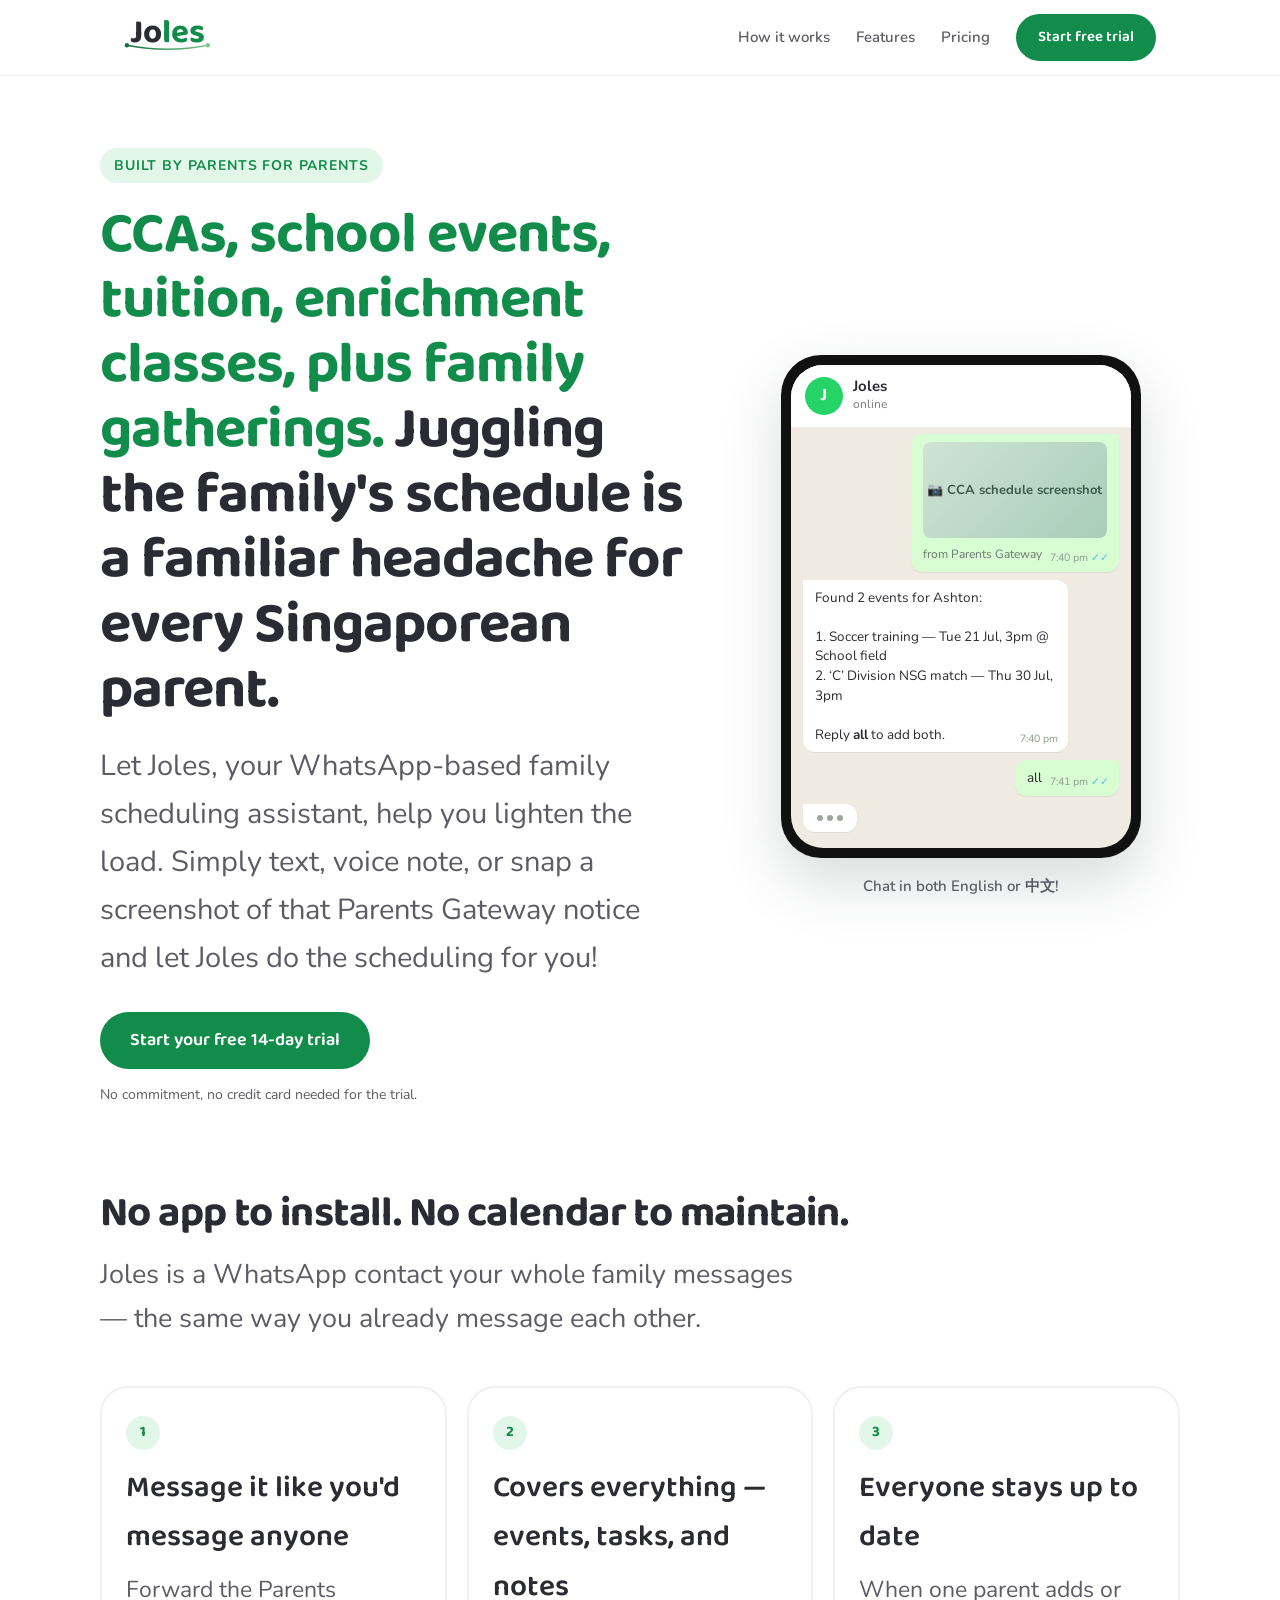
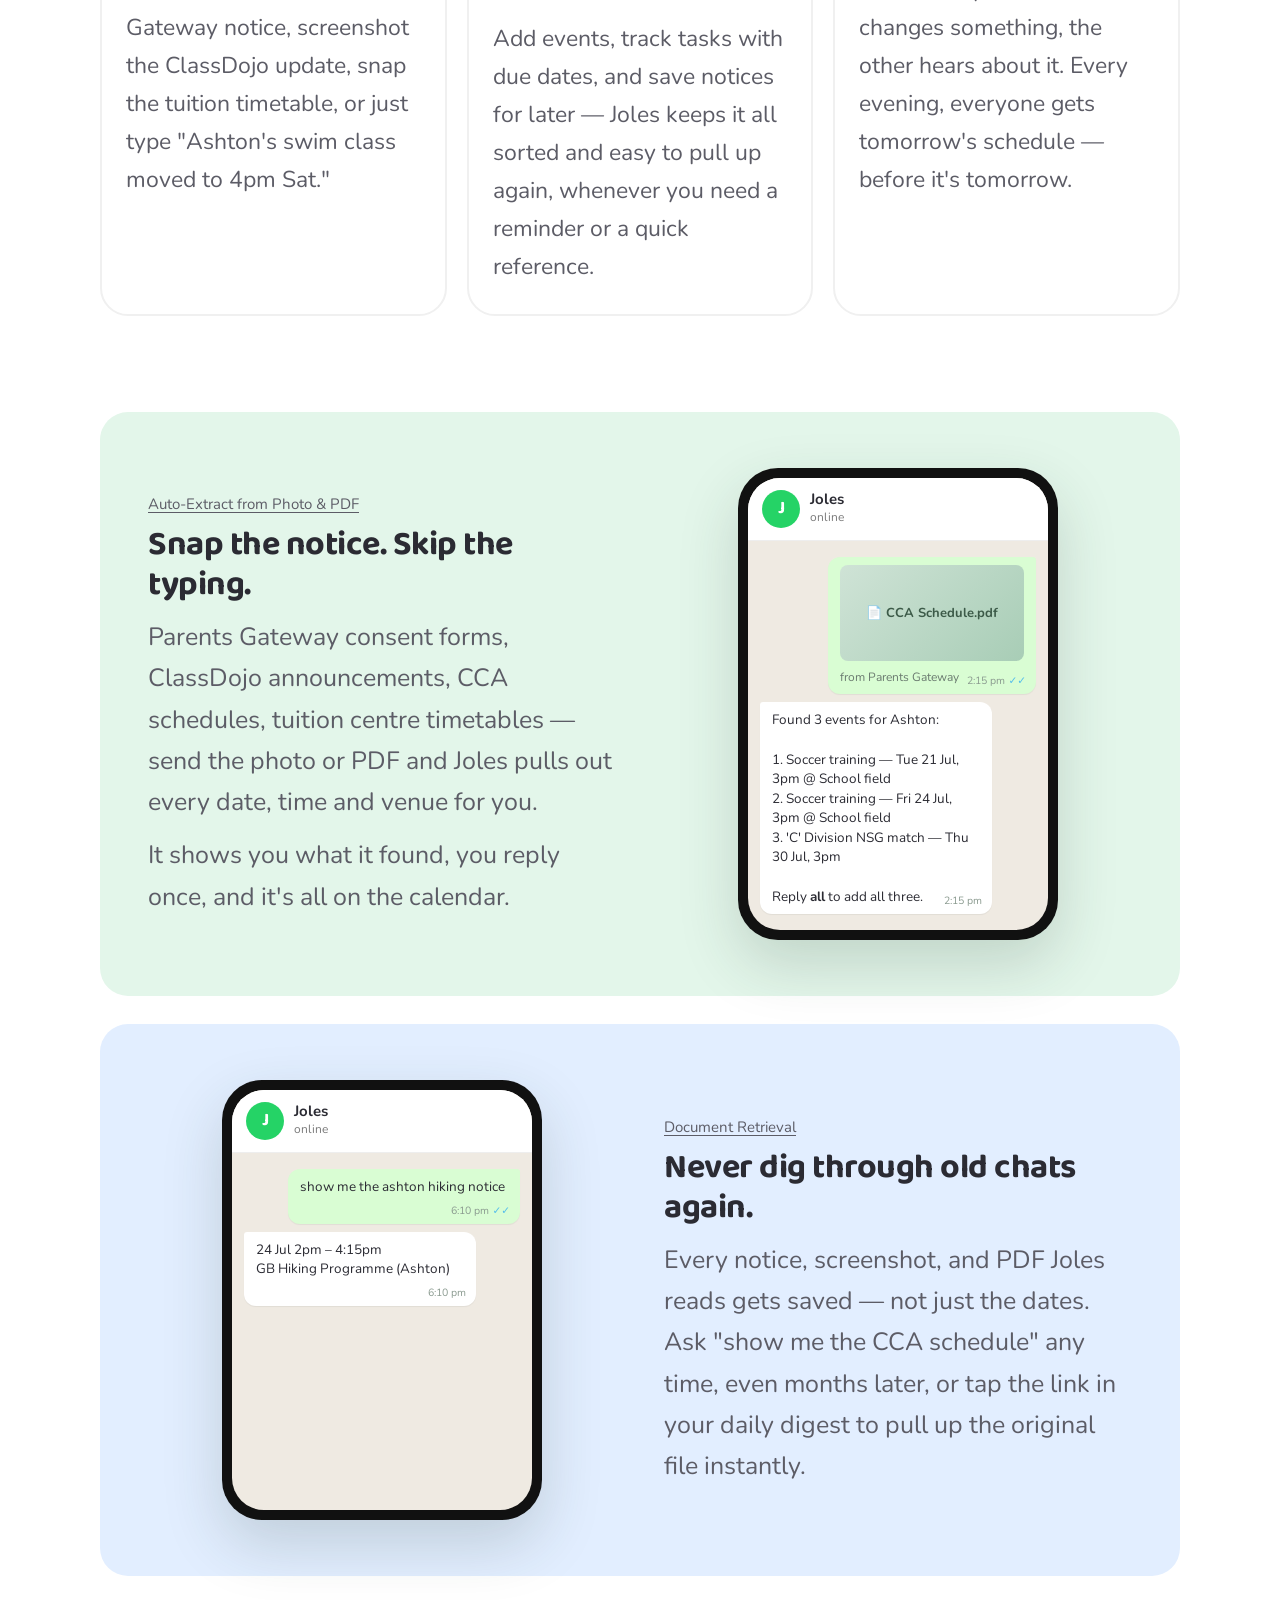
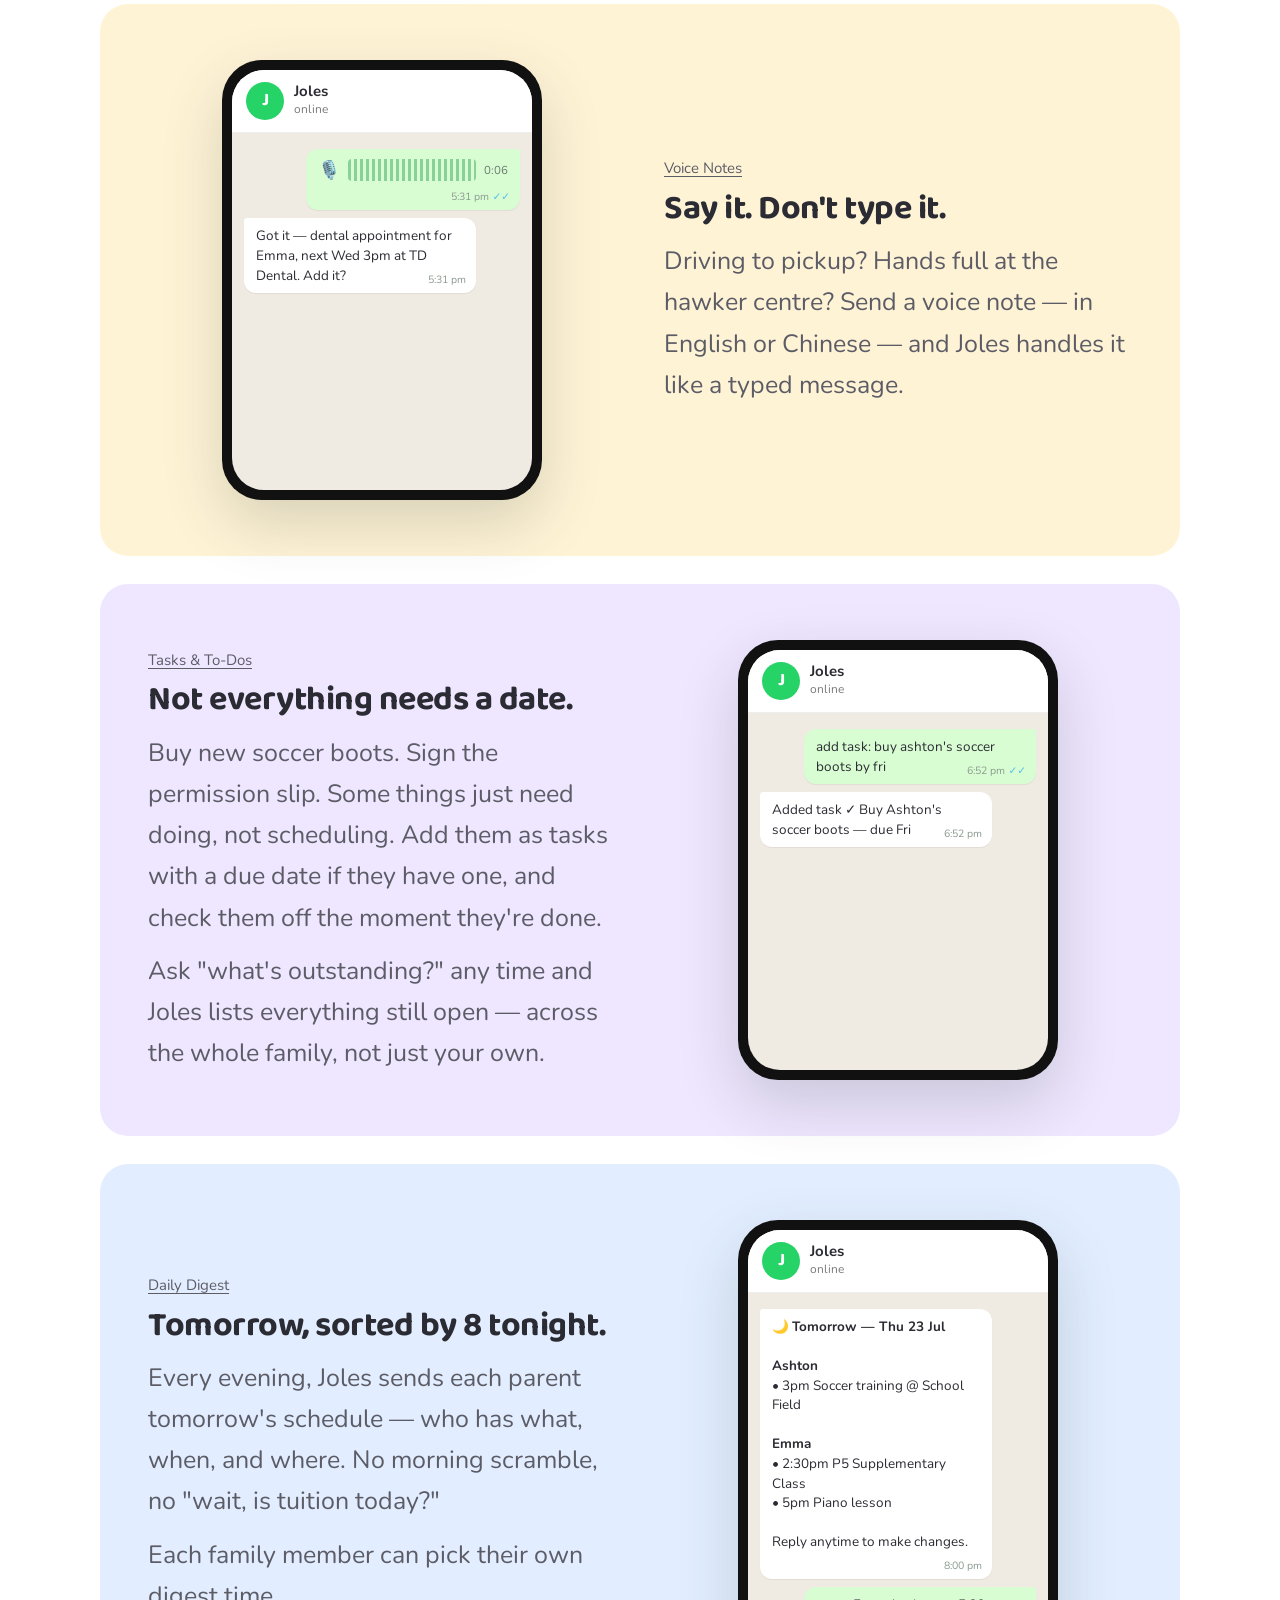
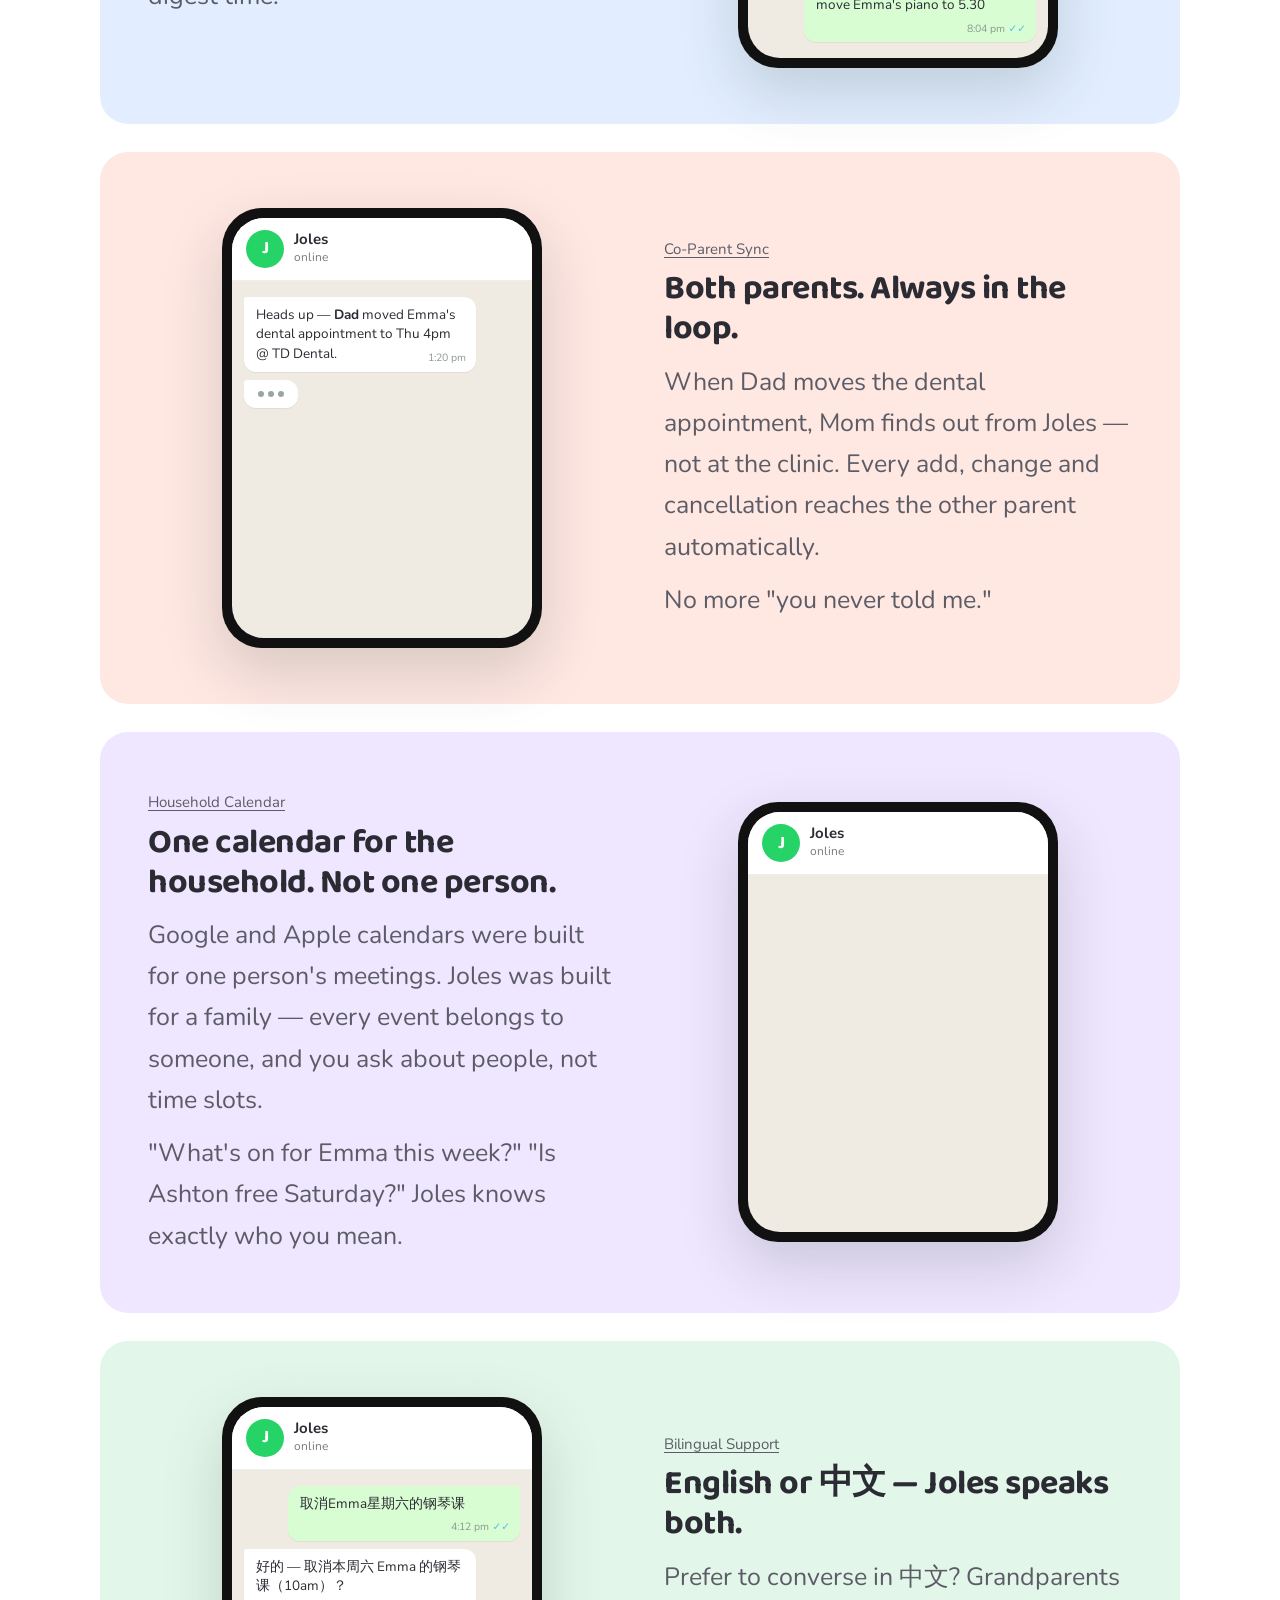
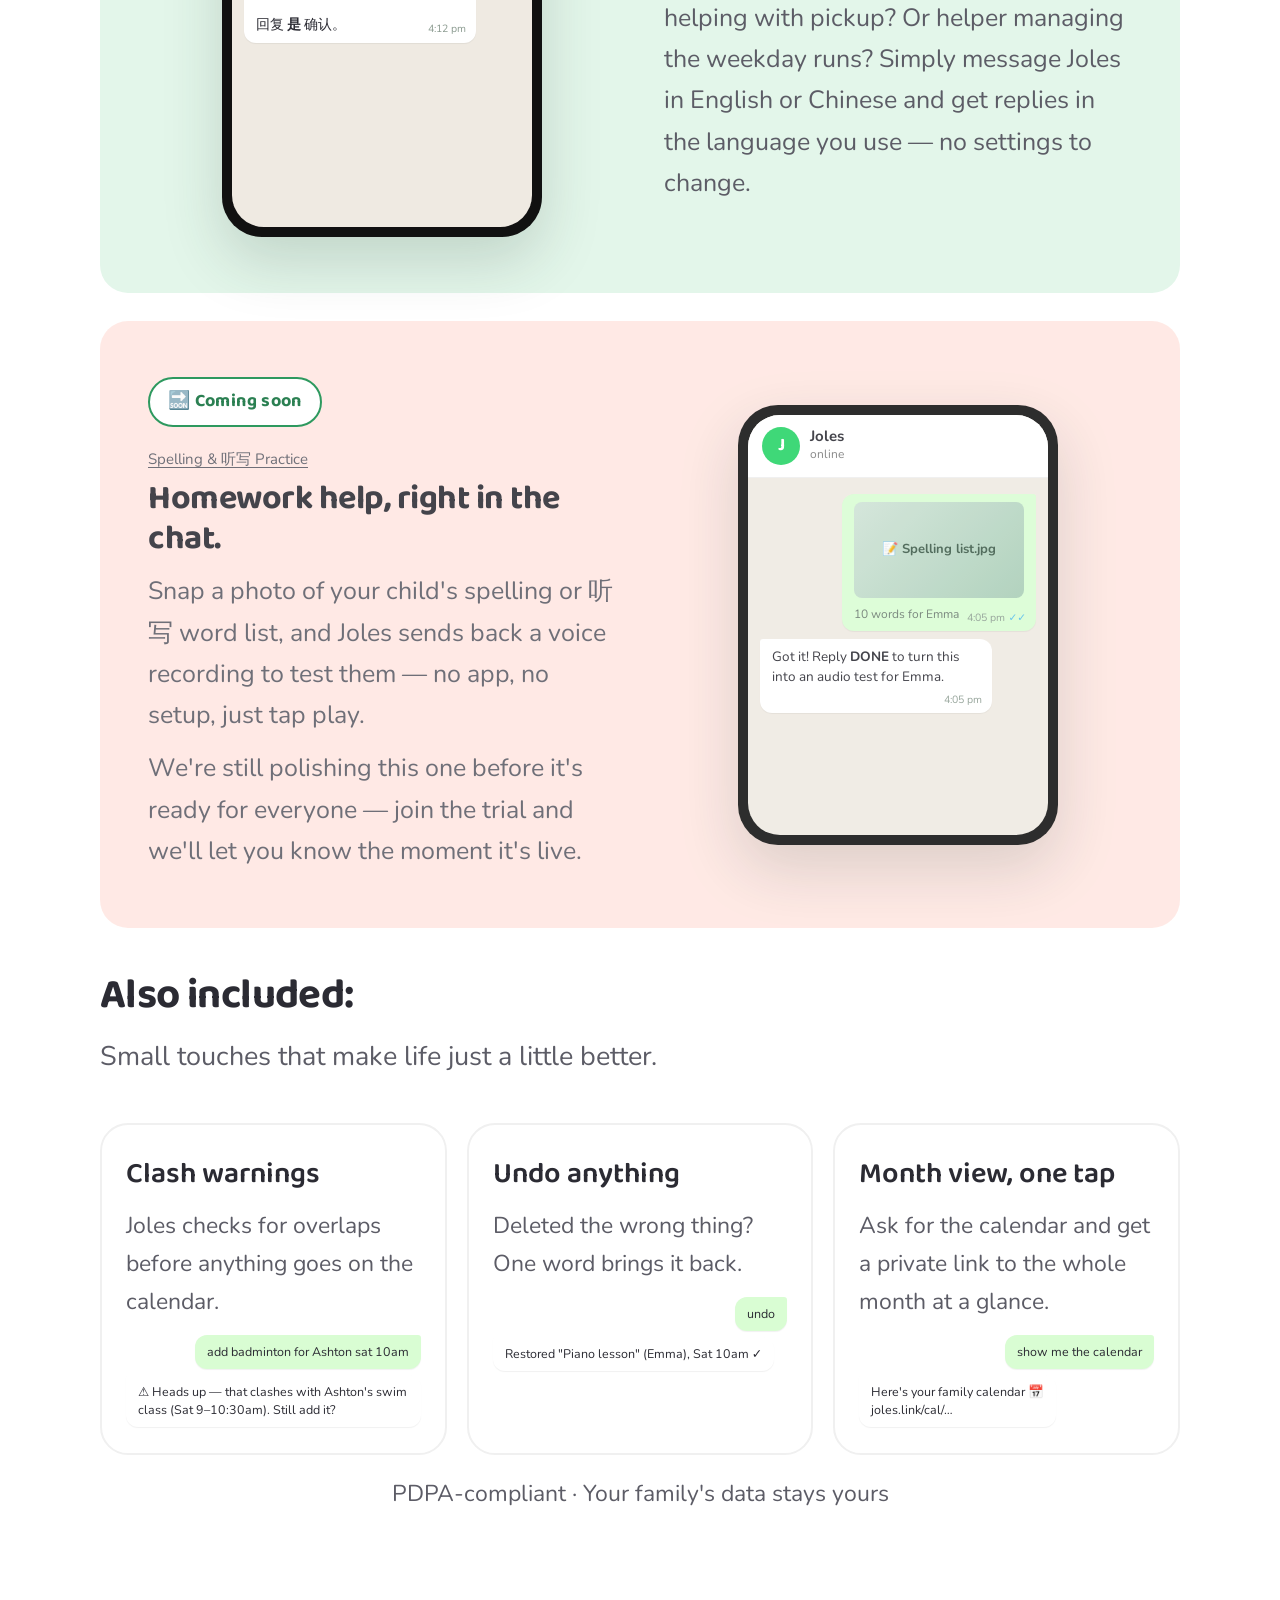
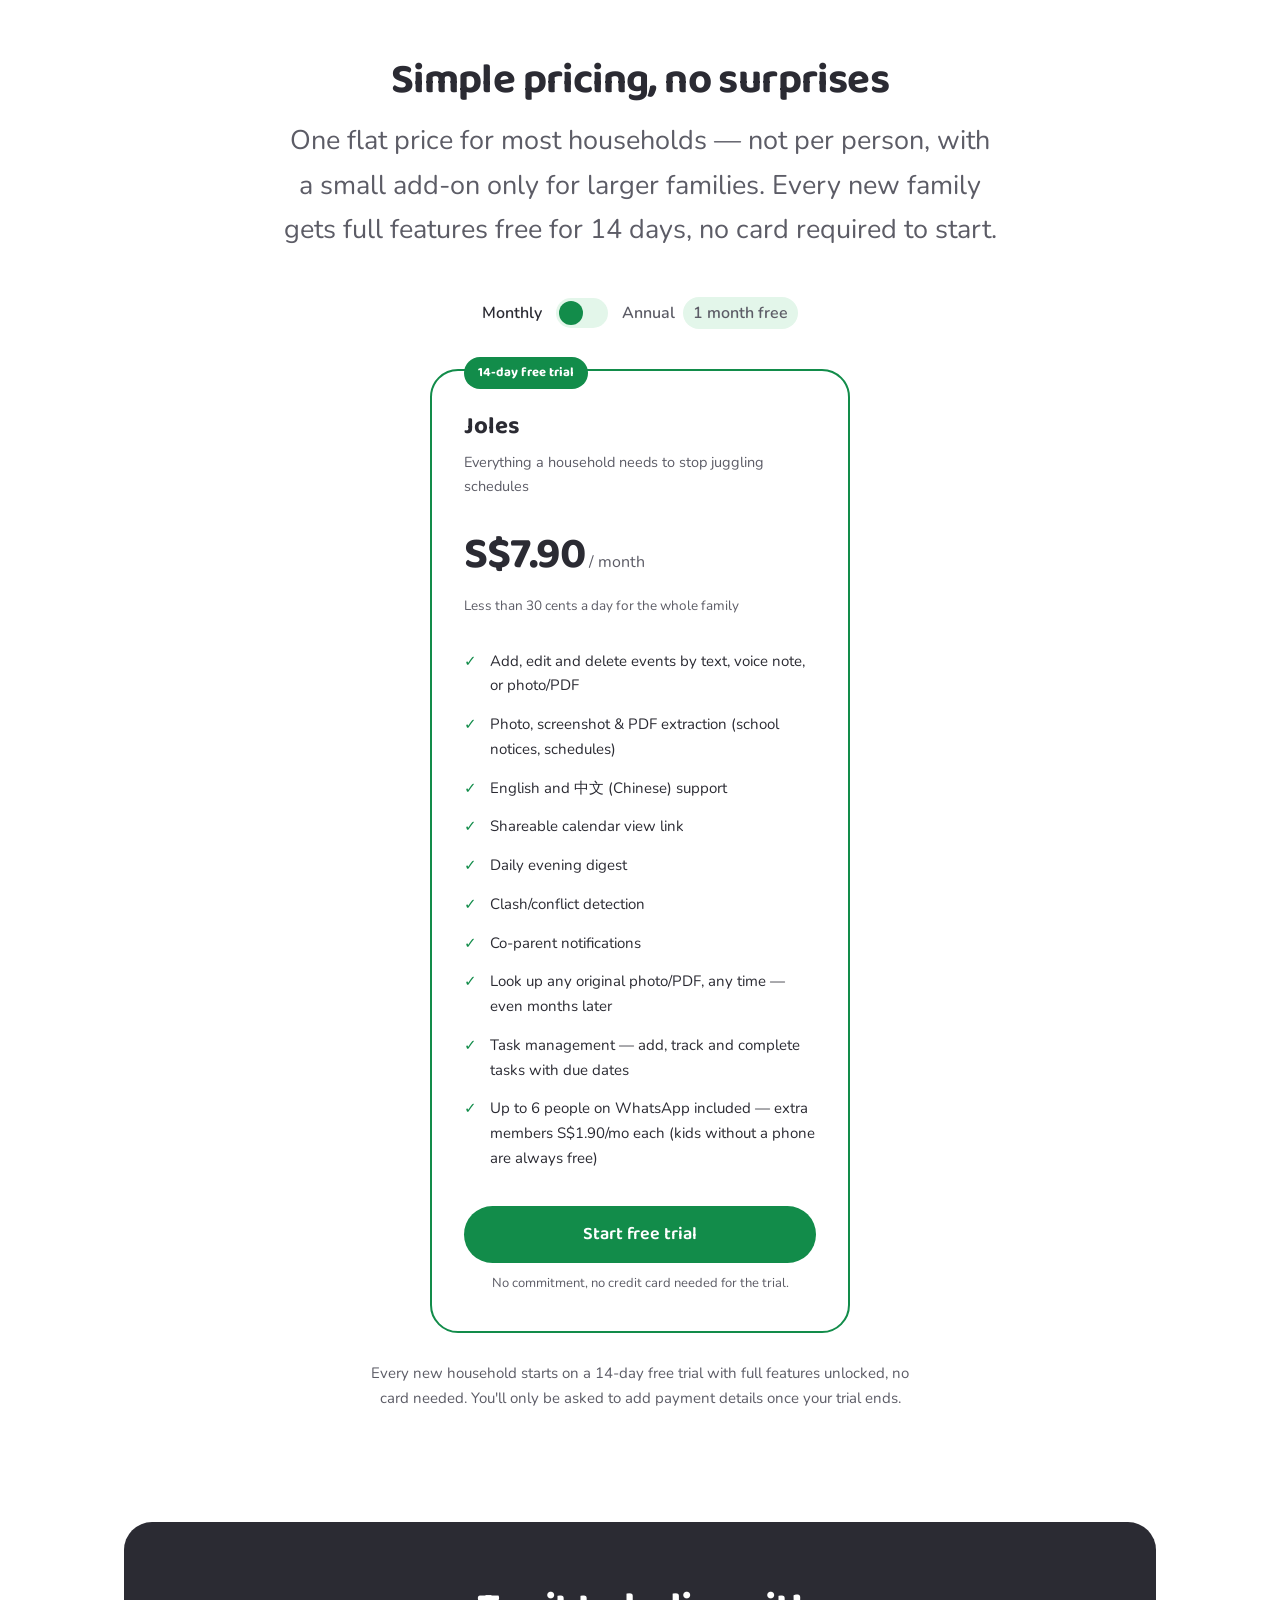
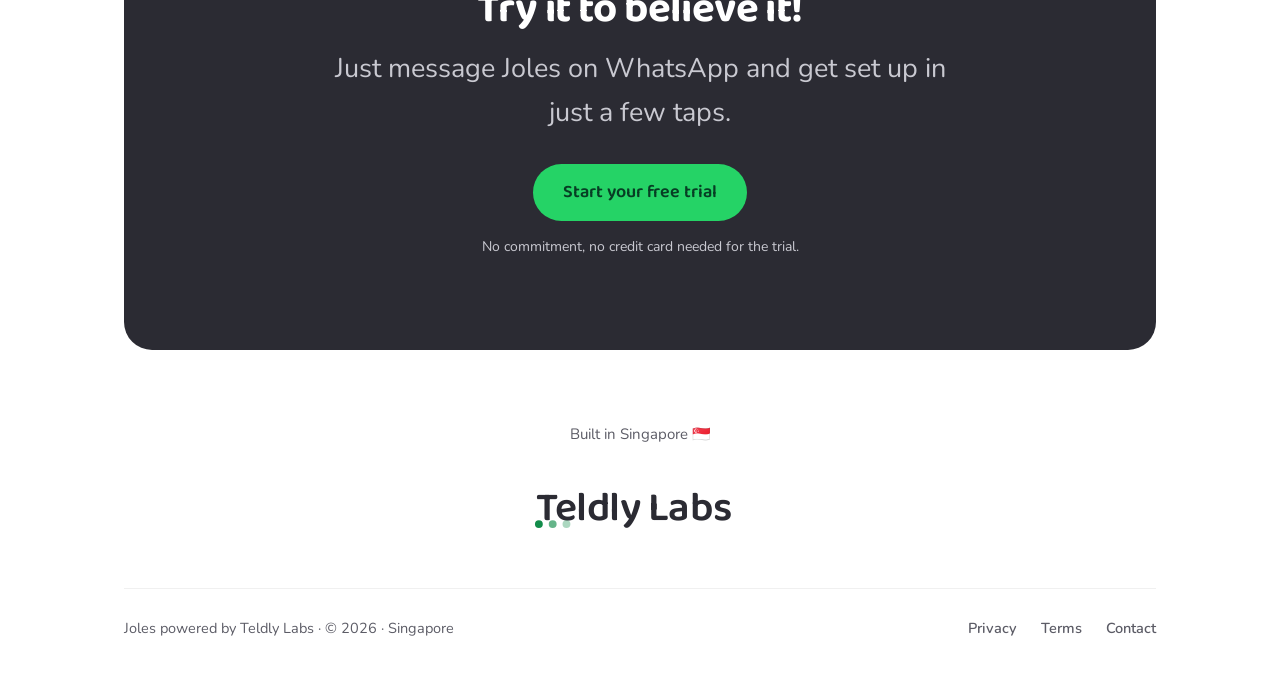
<file: index.html>
<!DOCTYPE html>
<html lang="en">
<head>
<meta charset="UTF-8">
<meta name="viewport" content="width=device-width, initial-scale=1.0">
<title>Joles — The family scheduler that lives in WhatsApp</title>
<meta name="description" content="Joles keeps your family's ever-changing schedule straight, right inside WhatsApp. Forward the Parents Gateway notice, snap the tuition timetable, and just ask what's on — in English or 中文.">
<link rel="preconnect" href="https://fonts.googleapis.com">
<link rel="preconnect" href="https://fonts.gstatic.com" crossorigin>
<link href="https://fonts.googleapis.com/css2?family=Baloo+2:wght@500;600;700&family=Nunito:wght@400;600;700&display=swap" rel="stylesheet">
<style>
:root {
  --ink: #2b2b33;
  --ink-soft: #5c5c66;
  --white: #ffffff;
  --mint: #e3f6ea;
  --butter: #fff3d6;
  --sky: #e2eeff;
  --blush: #ffe7e2;
  --lilac: #efe6ff;
  --green: #128c4a;
  --green-dark: #0e6f3b;
  --wa-green: #25d366;
  --wa-sent: #d9fdd3;
  --wa-bg: #efeae2;
  --radius-lg: 28px;
  --radius-md: 18px;
  --display: "Baloo 2", system-ui, sans-serif;
  --body: "Nunito", system-ui, sans-serif;
}

* { margin: 0; padding: 0; box-sizing: border-box; }

html { scroll-behavior: smooth; }
@media (prefers-reduced-motion: reduce) {
  html { scroll-behavior: auto; }
  * { animation: none !important; transition: none !important; }
}

html, body { overflow-x: hidden; max-width: 100%; }
body {
  font-family: var(--body);
  color: var(--ink);
  background: var(--white);
  font-size: 17px;
  line-height: 1.65;
  -webkit-font-smoothing: antialiased;
}

.wrap { max-width: 1080px; margin: 0 auto; padding: 0 24px; }

/* ---------- Nav ---------- */
.nav {
  position: sticky; top: 0; z-index: 50;
  background: rgba(255,255,255,0.88);
  backdrop-filter: blur(10px);
  border-bottom: 1px solid #f0f0f0;
}
.nav-inner {
  display: flex; align-items: center; justify-content: space-between;
  padding: 14px 24px; max-width: 1080px; margin: 0 auto;
}
.logo {
  font-family: var(--display); font-weight: 700; font-size: 26px;
  color: var(--ink); text-decoration: none; letter-spacing: -0.5px;
}
.logo span { color: var(--green); }
.nav-links { display: flex; align-items: center; gap: 26px; }
.nav-links a {
  color: var(--ink-soft); text-decoration: none; font-weight: 600; font-size: 15px;
}
.nav-links a:hover { color: var(--ink); }
.nav-links a.btn, .nav-links a.btn:hover { color: #fff; }
.btn {
  display: inline-block; background: var(--green); color: #fff;
  font-family: var(--display); font-weight: 600; font-size: 16px;
  padding: 11px 22px; border-radius: 999px; text-decoration: none;
  transition: background 0.15s ease, transform 0.15s ease;
}
.btn:hover { background: var(--green-dark); transform: translateY(-1px); }
.btn:focus-visible, a:focus-visible { outline: 3px solid #9fd8b8; outline-offset: 2px; }
.btn-big { font-size: 18px; padding: 14px 30px; }
@media (max-width: 640px) { .nav-links a:not(.btn) { display: none; } }

/* ---------- Hero ---------- */
.hero { padding: 72px 0 12px; }
.hero-grid {
  display: grid; grid-template-columns: 1.15fr 0.85fr;
  gap: 48px; align-items: center;
}
.eyebrow {
  display: inline-block; font-weight: 700; font-size: 14px;
  letter-spacing: 0.06em; text-transform: uppercase; color: var(--green);
  background: var(--mint); padding: 6px 14px; border-radius: 999px; margin-bottom: 20px;
}
h1 {
  font-family: var(--display); font-weight: 700;
  font-size: clamp(38px, 5.4vw, 58px); line-height: 1.12;
  letter-spacing: -1px; margin-bottom: 20px;
}
h1 em { font-style: normal; color: var(--green); }
.hero p.lede {
  font-size: 29px; color: var(--ink-soft); max-width: 620px; margin-bottom: 30px;
}
.hero-ctas { display: flex; gap: 14px; align-items: center; flex-wrap: wrap; }
.hero-note { font-size: 14px; color: var(--ink-soft); margin-top: 14px; }
.hero-visual-caption {
  text-align: center; font-size: 15px; font-weight: 600;
  color: var(--ink-soft); margin-top: 16px;
}
@media (max-width: 860px) {
  .hero-grid { grid-template-columns: 1fr; }
  .hero { padding-top: 48px; }
}

/* ---------- WhatsApp phone mockup ---------- */
.phone {
  width: 100%; max-width: 360px; margin: 0 auto;
  background: #111; border-radius: 40px; padding: 10px;
  box-shadow: 0 24px 60px rgba(40, 60, 50, 0.18);
}
.phone-screen {
  background: var(--wa-bg); border-radius: 32px; overflow: hidden;
  display: flex; flex-direction: column; min-height: 480px;
}
.wa-header {
  background: #fff; padding: 12px 14px; display: flex; align-items: center; gap: 10px;
  border-bottom: 1px solid #eee;
}
.wa-avatar {
  width: 38px; height: 38px; border-radius: 50%;
  background: var(--wa-green); color: #fff;
  font-family: var(--display); font-weight: 700; font-size: 18px;
  display: flex; align-items: center; justify-content: center;
}
.wa-name { font-weight: 700; font-size: 15px; line-height: 1.2; }
.wa-status { font-size: 12px; color: #7a7a7a; }
.wa-chat {
  padding: 16px 12px; display: flex; flex-direction: column; gap: 8px; flex: 1;
}
.bubble {
  max-width: 84%; padding: 8px 12px; border-radius: 12px;
  font-size: 13.5px; line-height: 1.45; position: relative;
  box-shadow: 0 1px 1px rgba(0,0,0,0.06);
  white-space: pre-line;
  overflow-wrap: anywhere; word-break: break-word;
}
.bubble .time {
  display: inline-block; font-size: 10.5px; color: #8a9a8f;
  float: right; margin: 6px -2px -2px 8px;
}
.sent { background: var(--wa-sent); align-self: flex-end; border-top-right-radius: 3px; }
.recv { background: #fff; align-self: flex-start; border-top-left-radius: 3px; }
.sent .time::after { content: " ✓✓"; color: #53bdeb; }
.voice-note {
  display: flex; align-items: center; gap: 8px; min-width: 190px;
}
.voice-mic { font-size: 18px; }
.voice-wave {
  flex: 1; height: 22px; border-radius: 4px;
  background: repeating-linear-gradient(90deg, #7bc98f 0 3px, transparent 3px 6px);
  opacity: 0.85;
}
.voice-len { font-size: 11.5px; color: #6a7a6f; }
.photo-bubble .photo-box {
  background: linear-gradient(135deg, #cfe3d6, #a8cdb6);
  border-radius: 8px; height: 96px; margin-bottom: 6px;
  display: flex; align-items: center; justify-content: center;
  color: #3c5a48; font-weight: 700; font-size: 13px; gap: 6px;
}
.chat-caption { font-size: 12px; color: #6a7a6f; }

.bubble { animation: bubbleIn 0.35s ease; }
@keyframes bubbleIn { from { opacity: 0; transform: translateY(6px); } to { opacity: 1; transform: translateY(0); } }

.phone-screen .wa-chat {
  max-height: 420px; overflow-y: auto; scroll-behavior: smooth;
  scrollbar-width: none;
}
.phone-screen .wa-chat::-webkit-scrollbar { display: none; }

.typing-bubble {
  display: inline-flex; gap: 4px; align-items: center;
  padding: 11px 14px; align-self: flex-start;
}
.typing-dot {
  width: 6px; height: 6px; border-radius: 50%; background: #9aa79f;
  animation: typingBounce 1s infinite ease-in-out;
}
.typing-dot:nth-child(2) { animation-delay: 0.15s; }
.typing-dot:nth-child(3) { animation-delay: 0.3s; }
@keyframes typingBounce {
  0%, 80%, 100% { transform: translateY(0); opacity: 0.5; }
  40% { transform: translateY(-4px); opacity: 1; }
}

/* ---------- How it works ---------- */
.section { padding: 72px 0; }
h2 {
  font-family: var(--display); font-weight: 700;
  font-size: clamp(30px, 4vw, 42px); line-height: 1.15;
  letter-spacing: -0.6px; margin-bottom: 14px;
}
.section-intro { font-size: 27px; color: var(--ink-soft); max-width: 720px; margin-bottom: 44px; }
.steps { display: grid; grid-template-columns: repeat(3, 1fr); gap: 20px; }
.step {
  background: var(--white); border: 2px solid #f0f0f0;
  border-radius: var(--radius-lg); padding: 28px 24px;
}
.step-num {
  font-family: var(--display); font-weight: 700; font-size: 15px; color: var(--green);
  background: var(--mint); width: 34px; height: 34px; border-radius: 50%;
  display: flex; align-items: center; justify-content: center; margin-bottom: 14px;
}
.step h3 { font-family: var(--display); font-weight: 600; font-size: 30px; margin-bottom: 8px; }
.step p { font-size: 23px; color: var(--ink-soft); }
@media (max-width: 800px) { .steps { grid-template-columns: 1fr; } }

/* ---------- Hero callout (new-feature banner) ---------- */
.spell-callout {
  display: flex; align-items: center; gap: 20px;
  background: var(--mint); border: 2px solid #d7ecdd; border-radius: var(--radius-md);
  padding: 22px 28px; margin: 8px 0 44px; text-decoration: none;
  transition: transform 0.15s ease;
}
.spell-callout:hover { transform: translateY(-2px); }
.spell-callout-badge {
  flex-shrink: 0; font-family: var(--display); font-weight: 700;
  font-size: clamp(20px, 2.4vw, 24px); letter-spacing: -0.3px; color: var(--green-dark);
  background: #fff; padding: 5px 14px; border-radius: 999px;
}
.spell-callout-text {
  font-family: var(--display); font-weight: 600; color: var(--ink);
  font-size: 22px; line-height: 1.3;
}
.spell-callout-text strong { font-weight: 700; }
.spell-callout-arrow { margin-left: auto; color: var(--ink-soft); font-weight: 700; font-size: 22px; flex-shrink: 0; }
@media (max-width: 640px) {
  .spell-callout { flex-wrap: wrap; padding: 18px 20px; }
  .spell-callout-text { font-size: 18px; }
  .spell-callout-arrow { display: none; }
}

/* ---------- Feature sections ---------- */
.feature {
  border-radius: var(--radius-lg);
  padding: 56px 48px; margin-bottom: 28px;
  display: grid; grid-template-columns: 1fr 1fr; gap: 48px; align-items: center;
}
.feature.flip .feature-copy { order: 2; }
.feature.flip .feature-visual { order: 1; }
.feature h3 {
  font-family: var(--display); font-weight: 700;
  font-size: clamp(26px, 3.2vw, 34px); line-height: 1.18;
  letter-spacing: -0.5px; margin-bottom: 12px;
}
.feature-eyebrow {
  display: inline-block; font-family: var(--body); font-weight: 400;
  font-size: 15px; text-decoration: underline; text-underline-offset: 3px;
  color: var(--ink-soft); margin-bottom: 8px;
}
.feature p { font-size: 25px; color: var(--ink-soft); max-width: 540px; }
.feature p + p { margin-top: 12px; }
.tint-mint { background: var(--mint); }
.tint-butter { background: var(--butter); }
.tint-sky { background: var(--sky); }
.tint-blush { background: var(--blush); }
.tint-lilac { background: var(--lilac); }
.feature .phone { max-width: 320px; }
.feature .phone-screen { min-height: 420px; }
@media (max-width: 860px) {
  .feature { grid-template-columns: 1fr; padding: 40px 24px; gap: 32px; }
  .feature.flip .feature-copy { order: 1; }
  .feature.flip .feature-visual { order: 2; }
}

/* ---------- Also built in ---------- */
.mini-grid { display: grid; grid-template-columns: repeat(3, 1fr); gap: 20px; }
.mini {
  border: 2px solid #f0f0f0; border-radius: var(--radius-lg); padding: 26px 24px;
}
.mini h4 { font-family: var(--display); font-weight: 600; font-size: 29px; margin-bottom: 8px; }
.mini p { font-size: 23px; color: var(--ink-soft); margin-bottom: 14px; }
.mini-chat { display: flex; flex-direction: column; gap: 6px; }
.mini-chat .bubble { font-size: 12.5px; max-width: 100%; }
@media (max-width: 800px) { .mini-grid { grid-template-columns: 1fr; } }

/* ---------- Pricing ---------- */
.pricing-toggle {
  display: flex; align-items: center; justify-content: center; gap: 14px;
  margin-bottom: 40px;
}
.pricing-toggle span { font-weight: 600; color: var(--ink-soft); font-size: 16px; }
.pricing-toggle span.active { color: var(--ink); }
.toggle-switch {
  position: relative; width: 52px; height: 30px; border-radius: 999px;
  background: var(--mint); border: none; cursor: pointer; padding: 0;
  flex-shrink: 0;
}
.toggle-switch .knob {
  position: absolute; top: 3px; left: 3px; width: 24px; height: 24px;
  border-radius: 50%; background: var(--green);
  transition: transform 0.2s ease;
}
.toggle-switch.on .knob { transform: translateX(22px); }
.save-badge {
  display: inline-block; font-size: 13px; font-weight: 700; color: var(--green);
  background: var(--mint); padding: 3px 10px; border-radius: 999px; margin-left: 4px;
}
.new-badge {
  display: inline-block; font-size: 13px; font-weight: 700; color: #8a6d00;
  background: var(--butter); padding: 3px 10px; border-radius: 999px; margin-left: 4px;
}
.soon-badge {
  display: inline-block; font-size: 13px; font-weight: 700; color: var(--ink-soft);
  background: #eee; padding: 3px 10px; border-radius: 999px; margin-left: 4px;
}
.soon-banner {
  display: flex; width: max-content; align-items: center; gap: 8px;
  font-family: var(--display); font-weight: 700; font-size: 18px; letter-spacing: 0.02em;
  color: var(--green-dark); background: var(--white); border: 2px solid var(--green);
  padding: 8px 18px; border-radius: 999px; margin-bottom: 18px;
}
.pricing-grid {
  display: grid; grid-template-columns: 1fr 1fr; gap: 24px; max-width: 820px; margin: 0 auto;
}
.price-card {
  background: var(--white); border: 2px solid #f0f0f0; border-radius: var(--radius-lg);
  padding: 36px 32px; position: relative;
}
.price-card.featured { border-color: var(--green); }
.price-card .plan-badge {
  position: absolute; top: -14px; left: 32px;
  background: var(--green); color: #fff; font-family: var(--display); font-weight: 700;
  font-size: 13px; padding: 5px 14px; border-radius: 999px;
}
.price-card h3 { font-family: var(--display); font-weight: 700; font-size: 24px; margin-bottom: 4px; }
.price-card .plan-sub { font-size: 14.5px; color: var(--ink-soft); margin-bottom: 20px; }
.price-amount { display: flex; align-items: baseline; gap: 4px; margin-bottom: 4px; }
.price-amount .num { font-family: var(--display); font-weight: 700; font-size: 44px; letter-spacing: -1px; }
.price-amount .period { font-size: 16px; color: var(--ink-soft); }
.price-annual-note { font-size: 13.5px; color: var(--ink-soft); margin-bottom: 24px; min-height: 18px; }
.price-features { list-style: none; margin: 0 0 28px; padding: 0; }
.price-features li {
  font-size: 15px; color: var(--ink); padding: 7px 0 7px 26px; position: relative;
}
.price-features li::before {
  content: "✓"; position: absolute; left: 0; color: var(--green); font-weight: 700;
}
.price-card .btn { display: block; text-align: center; width: 100%; }
.card-note { text-align: center; font-size: 13px; color: var(--ink-soft); margin-top: 10px; }
.pricing-trial-note {
  text-align: center; font-size: 15px; color: var(--ink-soft); margin-top: 28px;
  max-width: 560px; margin-left: auto; margin-right: auto;
}
@media (max-width: 720px) {
  .pricing-grid { grid-template-columns: 1fr; max-width: 420px; }
}
.trust {
  text-align: center; padding: 20px 0 0;
  font-size: 23px; color: var(--ink-soft);
}
.cta-section {
  background: var(--ink); color: #fff;
  border-radius: var(--radius-lg); padding: 64px 48px; text-align: center;
  margin: 40px 0 72px;
}
.cta-section h2 { color: #fff; margin-bottom: 12px; }
.cta-section p { color: #c9c9d1; font-size: 27px; max-width: 620px; margin: 0 auto 28px; }
.cta-section .btn { background: var(--wa-green); color: #073d24; }
.cta-section .btn:hover { background: #1fbf5b; }
.built-note {
  text-align: center; font-size: 15px; color: var(--ink-soft);
  margin: 0 0 40px;
}

/* ---------- Footer ---------- */
footer {
  border-top: 1px solid #f0f0f0; padding: 28px 0 40px;
  display: flex; justify-content: space-between; align-items: center;
  flex-wrap: wrap; gap: 14px; font-size: 14.5px; color: var(--ink-soft);
}
footer a { color: var(--ink-soft); text-decoration: none; margin-left: 20px; font-weight: 600; }
footer a:hover { color: var(--ink); }

/* ---------- Mobile typography fix ----------
   Root cause of "stretched" mobile look: several paragraph styles were
   set at 23-29px (fine on desktop, oversized on a ~375px phone screen --
   each line wraps to 2-3 words, making the whole page feel blown up /
   sides-stretched even though nothing is technically overflowing). */
@media (max-width: 640px) {
  .hero p.lede { font-size: 19px; }
  .section-intro { font-size: 18px; }
  .feature p { font-size: 17px; }
  .step p { font-size: 17px; }
  .mini p { font-size: 17px; }
  .cta-section p { font-size: 18px; }
  .trust { font-size: 17px; }
  .step h3 { font-size: 22px; }
  .mini h4 { font-size: 21px; }
  .cta-section { padding: 40px 24px; }
  .feature { padding: 32px 20px; }
  .wrap { padding: 0 18px; }
}
</style>
</head>
<body>

<nav class="nav">
  <div class="nav-inner">
    <a class="logo" href="/" aria-label="Joles">
      <svg viewBox="0 0 177.36 81.79" style="height:40px;width:auto;display:block;" xmlns="http://www.w3.org/2000/svg" role="img">
        <title>Joles</title>
        <defs>
          <linearGradient id="navlogo-grad" x1="0%" y1="0%" x2="100%" y2="0%">
            <stop offset="0%" stop-color="#0e6f3b"/>
            <stop offset="100%" stop-color="#7bc98f"/>
          </linearGradient>
        </defs>
        <path d="M 6.00 57.79 Q 88.68 73.79 171.36 57.79" fill="none" stroke="url(#navlogo-grad)" stroke-width="3" stroke-linecap="round"/>
        <circle cx="6.00" cy="57.79" r="4.5" fill="#0e6f3b"/>
        <circle cx="171.36" cy="57.79" r="4.5" fill="#7bc98f"/>
        <text x="11.50" y="50.88" font-family="'Baloo 2', system-ui, sans-serif" font-weight="700" font-size="68" fill="#2b2b33">Jo<tspan fill="#128c4a">les</tspan></text>
      </svg>
    </a>
    <div class="nav-links">
      <a href="#how">How it works</a>
      <a href="#features">Features</a>
      <a href="#pricing">Pricing</a>
      <a class="btn" href="https://wa.me/6589911825?text=Hi%20Joles%2C%20I%27d%20like%20to%20get%20started%20with%20my%20family%27s%20schedule%21" target="_blank" rel="noopener">Start free trial</a>
    </div>
  </div>
</nav>

<!-- ================= HERO ================= -->
<header class="hero wrap">
  <div class="hero-grid">
    <div>
      <span class="eyebrow">Built by parents for parents</span>
      <h1><em>CCAs, school events, tuition, enrichment classes, plus family gatherings.</em> Juggling the family's schedule is a familiar headache for every Singaporean parent.</h1>
      <p class="lede">Let Joles, your WhatsApp-based family scheduling assistant, help you lighten the load. Simply text, voice note, or snap a screenshot of that Parents Gateway notice and let Joles do the scheduling for you!</p>
      <div class="hero-ctas">
        <a class="btn btn-big" href="https://wa.me/6589911825?text=Hi%20Joles%2C%20I%27d%20like%20to%20get%20started%20with%20my%20family%27s%20schedule%21" target="_blank" rel="noopener">Start your free 14-day trial</a>
      </div>
      <p class="hero-note">No commitment, no credit card needed for the trial.</p>
    </div>
    <div class="hero-visual">
      <div class="phone">
        <div class="phone-screen">
          <div class="wa-header">
            <div class="wa-avatar">J</div>
            <div>
              <div class="wa-name">Joles</div>
              <div class="wa-status">online</div>
            </div>
          </div>
          <div class="wa-chat" id="heroChat" aria-live="polite"></div>
        </div>
      </div>
      <p class="hero-visual-caption">Chat in both English or 中文!</p>
    </div>
  </div>
</header>

<!-- ================= HOW IT WORKS ================= -->
<section class="section wrap" id="how">
  <h2>No app to install. No calendar to maintain.</h2>
  <p class="section-intro">Joles is a WhatsApp contact your whole family messages — the same way you already message each other.</p>
  <div class="steps">
    <div class="step">
      <div class="step-num">1</div>
      <h3>Message it like you'd message anyone</h3>
      <p>Forward the Parents Gateway notice, screenshot the ClassDojo update, snap the tuition timetable, or just type "Ashton's swim class moved to 4pm Sat."</p>
    </div>
    <div class="step">
      <div class="step-num">2</div>
      <h3>Covers everything — events, tasks, and notes</h3>
      <p>Add events, track tasks with due dates, and save notices for later — Joles keeps it all sorted and easy to pull up again, whenever you need a reminder or a quick reference.</p>
    </div>
    <div class="step">
      <div class="step-num">3</div>
      <h3>Everyone stays up to date</h3>
      <p>When one parent adds or changes something, the other hears about it. Every evening, everyone gets tomorrow's schedule — before it's tomorrow.</p>
    </div>
  </div>
</section>

<!-- ================= FEATURES ================= -->
<section class="section wrap" id="features" style="padding-top: 24px;">

  <!-- 1. Extraction -->
  <div class="feature tint-mint">
    <div class="feature-copy">
      <span class="feature-eyebrow">Auto-Extract from Photo &amp; PDF</span>
      <h3>Snap the notice. Skip the typing.</h3>
      <p>Parents Gateway consent forms, ClassDojo announcements, CCA schedules, tuition centre timetables — send the photo or PDF and Joles pulls out every date, time and venue for you.</p>
      <p>It shows you what it found, you reply once, and it's all on the calendar.</p>
    </div>
    <div class="feature-visual">
      <div class="phone">
        <div class="phone-screen">
          <div class="wa-header">
            <div class="wa-avatar">J</div>
            <div><div class="wa-name">Joles</div><div class="wa-status">online</div></div>
          </div>
          <div class="wa-chat" data-chat="extraction" aria-live="polite"></div>
        </div>
      </div>
    </div>
  </div>

  <!-- 1b. Document retrieval (Max plan) -->
  <div class="feature tint-sky flip">
    <div class="feature-copy">
      <span class="feature-eyebrow">Document Retrieval</span>
      <h3>Never dig through old chats again.</h3>
      <p>Every notice, screenshot, and PDF Joles reads gets saved — not just the dates. Ask "show me the CCA schedule" any time, even months later, or tap the link in your daily digest to pull up the original file instantly.</p>
    </div>
    <div class="feature-visual">
      <div class="phone">
        <div class="phone-screen">
          <div class="wa-header">
            <div class="wa-avatar">J</div>
            <div><div class="wa-name">Joles</div><div class="wa-status">online</div></div>
          </div>
          <div class="wa-chat" data-chat="docRetrieval" aria-live="polite"></div>
        </div>
      </div>
    </div>
  </div>

  <!-- 2. Voice -->
  <div class="feature tint-butter flip">
    <div class="feature-copy">
      <span class="feature-eyebrow">Voice Notes</span>
      <h3>Say it. Don't type it.</h3>
      <p>Driving to pickup? Hands full at the hawker centre? Send a voice note — in English or Chinese — and Joles handles it like a typed message.</p>
    </div>
    <div class="feature-visual">
      <div class="phone">
        <div class="phone-screen">
          <div class="wa-header">
            <div class="wa-avatar">J</div>
            <div><div class="wa-name">Joles</div><div class="wa-status">online</div></div>
          </div>
          <div class="wa-chat" data-chat="voice" aria-live="polite"></div>
        </div>
      </div>
    </div>
  </div>

  <!-- 2b. Tasks & notes (Max plan) -->
  <div class="feature tint-lilac">
    <div class="feature-copy">
      <span class="feature-eyebrow">Tasks &amp; To-Dos</span>
      <h3>Not everything needs a date.</h3>
      <p>Buy new soccer boots. Sign the permission slip. Some things just need doing, not scheduling. Add them as tasks with a due date if they have one, and check them off the moment they're done.</p>
      <p>Ask "what's outstanding?" any time and Joles lists everything still open — across the whole family, not just your own.</p>
    </div>
    <div class="feature-visual">
      <div class="phone">
        <div class="phone-screen">
          <div class="wa-header">
            <div class="wa-avatar">J</div>
            <div><div class="wa-name">Joles</div><div class="wa-status">online</div></div>
          </div>
          <div class="wa-chat" data-chat="tasks" aria-live="polite"></div>
        </div>
      </div>
    </div>
  </div>

  <!-- 3. Evening digest -->
  <div class="feature tint-sky">
    <div class="feature-copy">
      <span class="feature-eyebrow">Daily Digest</span>
      <h3>Tomorrow, sorted by 8 tonight.</h3>
      <p>Every evening, Joles sends each parent tomorrow's schedule — who has what, when, and where. No morning scramble, no "wait, is tuition today?"</p>
      <p>Each family member can pick their own digest time.</p>
    </div>
    <div class="feature-visual">
      <div class="phone">
        <div class="phone-screen">
          <div class="wa-header">
            <div class="wa-avatar">J</div>
            <div><div class="wa-name">Joles</div><div class="wa-status">online</div></div>
          </div>
          <div class="wa-chat" data-chat="digest" aria-live="polite"></div>
        </div>
      </div>
    </div>
  </div>

  <!-- 4. Co-parent -->
  <div class="feature tint-blush flip">
    <div class="feature-copy">
      <span class="feature-eyebrow">Co-Parent Sync</span>
      <h3>Both parents. Always in the loop.</h3>
      <p>When Dad moves the dental appointment, Mom finds out from Joles — not at the clinic. Every add, change and cancellation reaches the other parent automatically.</p>
      <p>No more "you never told me."</p>
    </div>
    <div class="feature-visual">
      <div class="phone">
        <div class="phone-screen">
          <div class="wa-header">
            <div class="wa-avatar">J</div>
            <div><div class="wa-name">Joles</div><div class="wa-status">online</div></div>
          </div>
          <div class="wa-chat" data-chat="coparent" aria-live="polite"></div>
        </div>
      </div>
    </div>
  </div>

  <!-- 5. Whole household -->
  <div class="feature tint-lilac">
    <div class="feature-copy">
      <span class="feature-eyebrow">Household Calendar</span>
      <h3>One calendar for the household. Not one person.</h3>
      <p>Google and Apple calendars were built for one person's meetings. Joles was built for a family — every event belongs to someone, and you ask about people, not time slots.</p>
      <p>"What's on for Emma this week?" "Is Ashton free Saturday?" Joles knows exactly who you mean.</p>
    </div>
    <div class="feature-visual">
      <div class="phone">
        <div class="phone-screen">
          <div class="wa-header">
            <div class="wa-avatar">J</div>
            <div><div class="wa-name">Joles</div><div class="wa-status">online</div></div>
          </div>
          <div class="wa-chat" data-chat="household" aria-live="polite"></div>
        </div>
      </div>
    </div>
  </div>

  <!-- 6. Chinese -->
  <div class="feature tint-mint flip">
    <div class="feature-copy">
      <span class="feature-eyebrow">Bilingual Support</span>
      <h3>English or 中文 — Joles speaks both.</h3>
      <p>Prefer to converse in 中文? Grandparents helping with pickup? Or helper managing the weekday runs? Simply message Joles in English or Chinese and get replies in the language you use — no settings to change.</p>
    </div>
    <div class="feature-visual">
      <div class="phone">
        <div class="phone-screen">
          <div class="wa-header">
            <div class="wa-avatar">J</div>
            <div><div class="wa-name">Joles</div><div class="wa-status">online</div></div>
          </div>
          <div class="wa-chat" data-chat="chinese" aria-live="polite"></div>
        </div>
      </div>
    </div>
  </div>

  <!-- 7. Joles Spell — coming soon -->
  <div class="feature tint-blush" id="spell" style="opacity:0.88;">
    <div class="feature-copy">
      <div class="soon-banner">🔜 Coming soon</div>
      <span class="feature-eyebrow">Spelling &amp; 听写 Practice</span>
      <h3>Homework help, right in the chat.</h3>
      <p>Snap a photo of your child's spelling or 听写 word list, and Joles sends back a voice recording to test them — no app, no setup, just tap play.</p>
      <p>We're still polishing this one before it's ready for everyone — join the trial and we'll let you know the moment it's live.</p>
    </div>
    <div class="feature-visual">
      <div class="phone">
        <div class="phone-screen">
          <div class="wa-header">
            <div class="wa-avatar">J</div>
            <div><div class="wa-name">Joles</div><div class="wa-status">online</div></div>
          </div>
          <div class="wa-chat" data-chat="spell" aria-live="polite"></div>
        </div>
      </div>
    </div>
  </div>

  <!-- Also built in -->
  <h2 style="margin-top: 44px;">Also included:</h2>
  <p class="section-intro">Small touches that make life just a little better.</p>
  <div class="mini-grid">
    <div class="mini">
      <h4>Clash warnings</h4>
      <p>Joles checks for overlaps before anything goes on the calendar.</p>
      <div class="mini-chat">
        <div class="bubble sent">add badminton for Ashton sat 10am</div>
        <div class="bubble recv">⚠️ Heads up — that clashes with Ashton's swim class (Sat 9–10:30am). Still add it?</div>
      </div>
    </div>
    <div class="mini">
      <h4>Undo anything</h4>
      <p>Deleted the wrong thing? One word brings it back.</p>
      <div class="mini-chat">
        <div class="bubble sent">undo</div>
        <div class="bubble recv">Restored "Piano lesson" (Emma), Sat 10am ✓</div>
      </div>
    </div>
    <div class="mini">
      <h4>Month view, one tap</h4>
      <p>Ask for the calendar and get a private link to the whole month at a glance.</p>
      <div class="mini-chat">
        <div class="bubble sent">show me the calendar</div>
        <div class="bubble recv">Here's your family calendar 📅
joles.link/cal/…</div>
      </div>
    </div>
  </div>

  <p class="trust">PDPA-compliant · Your family's data stays yours</p>
</section>

<!-- ================= PRICING ================= -->
<section class="section wrap" id="pricing">
  <h2 style="text-align: center;">Simple pricing, no surprises</h2>
  <p class="section-intro" style="text-align: center; margin-left: auto; margin-right: auto;">One flat price for most households — not per person, with a small add-on only for larger families. Every new family gets full features free for 14 days, no card required to start.</p>

  <div class="pricing-toggle">
    <span id="labelMonthly" class="active">Monthly</span>
    <button class="toggle-switch" id="billingToggle" aria-label="Toggle annual billing"><span class="knob"></span></button>
    <span id="labelAnnual">Annual <span class="save-badge">1 month free</span></span>
  </div>

  <div class="pricing-grid" style="grid-template-columns: 1fr; max-width: 420px;">
    <div class="price-card featured">
      <span class="plan-badge">14-day free trial</span>
      <h3>Joles</h3>
      <p class="plan-sub">Everything a household needs to stop juggling schedules</p>
      <div class="price-amount">
        <span class="num" id="priceMain">S$7.90</span>
        <span class="period" id="periodMain">/ month</span>
      </div>
      <p class="price-annual-note" id="noteMain">&nbsp;</p>
      <ul class="price-features">
        <li>Add, edit and delete events by text, voice note, or photo/PDF</li>
        <li>Photo, screenshot &amp; PDF extraction (school notices, schedules)</li>
        <li>English and 中文 (Chinese) support</li>
        <li>Shareable calendar view link</li>
        <li>Daily evening digest</li>
        <li>Clash/conflict detection</li>
        <li>Co-parent notifications</li>
        <li>Look up any original photo/PDF, any time — even months later</li>
        <li>Task management — add, track and complete tasks with due dates</li>
        <li>Up to 6 people on WhatsApp included — extra members S$1.90/mo each (kids without a phone are always free)</li>
      </ul>
      <a class="btn btn-big" href="https://wa.me/6589911825?text=Hi%20Joles%2C%20I%27d%20like%20to%20get%20started%20with%20my%20family%27s%20schedule%21" target="_blank" rel="noopener">Start free trial</a>
      <p class="card-note">No commitment, no credit card needed for the trial.</p>
    </div>
  </div>

  <p class="pricing-trial-note">Every new household starts on a 14-day free trial with full features unlocked, no card needed. You'll only be asked to add payment details once your trial ends.</p>
</section>

<!-- ================= CTA ================= -->
<section class="wrap">
  <div class="cta-section">
    <h2>Try it to believe it!</h2>
    <p>Just message Joles on WhatsApp and get set up in just a few taps.</p>
    <a class="btn btn-big" href="https://wa.me/6589911825?text=Hi%20Joles%2C%20I%27d%20like%20to%20get%20started%20with%20my%20family%27s%20schedule%21" target="_blank" rel="noopener">Start your free trial</a>
    <p style="color: #c9c9d1; font-size: 14px; margin-top: 14px;">No commitment, no credit card needed for the trial.</p>
  </div>
  <p class="built-note">Built in Singapore 🇸🇬</p>
  <div style="text-align:center; margin: 20px 0 48px;">
    <svg viewBox="0 0 220.30 44.66" style="height:44px;width:auto;" xmlns="http://www.w3.org/2000/svg" role="img">
      <title>Teldly Labs</title>
      <text x="5.08" y="33.64" font-family="'Baloo 2', system-ui, sans-serif" font-weight="600" font-size="42" fill="#2b2b33" letter-spacing="-0.5">Teldly Labs</text>
      <circle cx="8.00" cy="37.66" r="4" fill="#128c4a"/>
      <circle cx="22.00" cy="37.66" r="4" fill="#128c4a" opacity="0.65"/>
      <circle cx="36.00" cy="37.66" r="4" fill="#128c4a" opacity="0.35"/>
    </svg>
  </div>
</section>

<!-- ================= FOOTER ================= -->
<div class="wrap">
  <footer>
    <div>Joles powered by Teldly Labs · © 2026 · Singapore</div>
    <div>
      <a href="/privacy.html">Privacy</a>
      <a href="/terms.html">Terms</a>
      <a href="mailto:hello@teldlylabs.com">Contact</a>
    </div>
  </footer>
</div>

<script>
(function () {
  // ---------- Demo scripts: one per phone mockup on the page ----------
  // 'hero' plays immediately on load (as before). Feature demos play once
  // each phone first scrolls into view, then loop for as long as it's on screen.
  var demoScripts = {
    hero: [
      { type: 'photo', side: 'sent', icon: '\uD83D\uDCF7', label: 'CCA schedule screenshot', caption: 'from Parents Gateway', time: '7:40 pm' },
      { type: 'typing' },
      { type: 'text', side: 'recv', text: 'Found 2 events for Ashton:\n\n1. Soccer training — Tue 21 Jul, 3pm @ School field\n2. \u2018C\u2019 Division NSG match — Thu 30 Jul, 3pm\n\nReply <b>all</b> to add both.', time: '7:40 pm' },
      { type: 'text', side: 'sent', text: 'all', time: '7:41 pm' },
      { type: 'typing' },
      { type: 'text', side: 'recv', text: 'Added both \u2713 Dad\u2019s been notified.', time: '7:41 pm' },
      { type: 'text', side: 'sent', text: '\u660e\u5929Ashton\u6709\u4ec0\u4e48\u5b89\u6392\uFF1F', time: '7:42 pm' },
      { type: 'typing' },
      { type: 'text', side: 'recv', text: '\u660e\u5929 <b>Ashton</b>\n3pm \u8db3\u7403\u8bad\u7ec3 @ \u5b66\u6821\u7403\u573a', time: '7:42 pm' },
      { type: 'text', side: 'sent', text: 'Emma has piano moved to 5.30pm Sat', time: '7:43 pm' },
      { type: 'typing' },
      { type: 'text', side: 'recv', text: 'Move "Piano lesson" (Emma) Sat from 5pm to 5:30pm? Reply <b>yes</b> to confirm.', time: '7:43 pm' },
      { type: 'text', side: 'sent', text: 'yes', time: '7:44 pm' },
      { type: 'typing' },
      { type: 'text', side: 'recv', text: 'Updated \u2713', time: '7:44 pm' },
      { type: 'text', side: 'sent', text: "what's on for Emma next week?", time: '7:45 pm' },
      { type: 'typing' },
      { type: 'text', side: 'recv', text: '<b>Emma \u2014 next week</b>\nMon 2:30pm P5 Supplementary Class\nWed 5pm Piano lesson\nSat 10am Ballet @ Thomson', time: '7:45 pm' }
    ],

    extraction: [
      { type: 'photo', side: 'sent', icon: '\uD83D\uDCC4', label: 'CCA Schedule.pdf', caption: 'from Parents Gateway', time: '2:15 pm' },
      { type: 'typing' },
      { type: 'text', side: 'recv', text: "Found 3 events for Ashton:\n\n1. Soccer training — Tue 21 Jul, 3pm @ School field\n2. Soccer training — Fri 24 Jul, 3pm @ School field\n3. 'C' Division NSG match — Thu 30 Jul, 3pm\n\nReply <b>all</b> to add all three.", time: '2:15 pm' },
      { type: 'text', side: 'sent', text: 'all', time: '2:16 pm' },
      { type: 'typing' },
      { type: 'text', side: 'recv', text: 'Added all 3 \u2713', time: '2:16 pm' }
    ],

    docRetrieval: [
      { type: 'text', side: 'sent', text: 'show me the ashton hiking notice', time: '6:10 pm' },
      { type: 'typing' },
      { type: 'text', side: 'recv', text: '24 Jul 2pm – 4:15pm\nGB Hiking Programme (Ashton)', time: '6:10 pm' },
      { type: 'photo', side: 'recv', icon: '\uD83D\uDCCE', label: 'GB_Hiking_Notice.jpg', caption: 'Original document', time: '6:10 pm' }
    ],

    spell: [
      { type: 'photo', side: 'sent', icon: '\uD83D\uDCDD', label: 'Spelling list.jpg', caption: '10 words for Emma', time: '4:05 pm' },
      { type: 'typing' },
      { type: 'text', side: 'recv', text: 'Got it! Reply <b>DONE</b> to turn this into an audio test for Emma.', time: '4:05 pm' },
      { type: 'text', side: 'sent', text: 'done', time: '4:06 pm' },
      { type: 'typing' },
      { type: 'voice', side: 'recv', length: '2:14', time: '4:06 pm' },
      { type: 'photo', side: 'sent', icon: '\u270D\uFE0F', label: "Emma's answers.jpg", caption: 'MARK', time: '4:32 pm' },
      { type: 'typing' },
      { type: 'text', side: 'recv', text: '9/10 correct! Item 4 \u2014 "recieve" should be "receive". Nice work, Emma! \uD83C\uDF89', time: '4:32 pm' }
    ],

    voice: [
      { type: 'voice', side: 'sent', length: '0:06', time: '5:31 pm' },
      { type: 'typing' },
      { type: 'text', side: 'recv', text: 'Got it — dental appointment for Emma, next Wed 3pm at TD Dental. Add it?', time: '5:31 pm' },
      { type: 'text', side: 'sent', text: 'yes', time: '5:32 pm' },
      { type: 'typing' },
      { type: 'text', side: 'recv', text: "Added \u2713 Mom's been notified.", time: '5:32 pm' }
    ],

    tasks: [
      { type: 'text', side: 'sent', text: "add task: buy ashton's soccer boots by fri", time: '6:52 pm' },
      { type: 'typing' },
      { type: 'text', side: 'recv', text: "Added task \u2713 Buy Ashton's soccer boots — due Fri", time: '6:52 pm' },
      { type: 'text', side: 'sent', text: "what's outstanding?", time: '7:15 pm' },
      { type: 'typing' },
      { type: 'text', side: 'recv', text: "<b>Open tasks</b>\n1. Buy Ashton's soccer boots — due Fri\n2. Sign Emma's permission slip — due Mon", time: '7:15 pm' },
      { type: 'text', side: 'sent', text: 'done with the boots', time: '7:16 pm' },
      { type: 'typing' },
      { type: 'text', side: 'recv', text: 'Marked complete \u2713', time: '7:16 pm' }
    ],

    digest: [
      { type: 'typing' },
      { type: 'text', side: 'recv', text: '\uD83C\uDF19 <b>Tomorrow — Thu 23 Jul</b>\n\n<b>Ashton</b>\n\u2022 3pm Soccer training @ School Field\n\n<b>Emma</b>\n\u2022 2:30pm P5 Supplementary Class\n\u2022 5pm Piano lesson\n\nReply anytime to make changes.', time: '8:00 pm' },
      { type: 'text', side: 'sent', text: "move Emma's piano to 5.30", time: '8:04 pm' },
      { type: 'typing' },
      { type: 'text', side: 'recv', text: 'Move "Piano lesson" (Emma) tomorrow from 5pm to 5:30pm? Reply <b>yes</b> to confirm.', time: '8:04 pm' }
    ],

    coparent: [
      { type: 'typing' },
      { type: 'text', side: 'recv', text: "Heads up — <b>Dad</b> moved Emma's dental appointment to Thu 4pm @ TD Dental.", time: '1:20 pm' },
      { type: 'typing' },
      { type: 'text', side: 'recv', text: 'Heads up — <b>Mom</b> added "Swim class" for Ashton, Sat 9am @ Serangoon Swimming Complex.', time: '3:45 pm' },
      { type: 'text', side: 'sent', text: "who's taking him?", time: '3:47 pm' },
      { type: 'typing' },
      { type: 'text', side: 'recv', text: "That's one for the family group chat \uD83D\uDE04 — but I've got the schedule covered.", time: '3:47 pm' }
    ],

    household: [
      { type: 'text', side: 'sent', text: "what's on for the kids this weekend?", time: '9:02 pm' },
      { type: 'typing' },
      { type: 'text', side: 'recv', text: '<b>Sat 25 Jul</b>\n\u2022 9am Swim class (Ashton)\n\u2022 10am Piano lesson (Emma)\n\u2022 12pm–3pm Chinese Tuition (Emma) @ Hillview\n\n<b>Sun 26 Jul</b>\n\u2022 6pm–7:30pm Ballet (Emma) @ Thomson', time: '9:02 pm' },
      { type: 'text', side: 'sent', text: 'is Ashton free sat afternoon?', time: '9:03 pm' },
      { type: 'typing' },
      { type: 'text', side: 'recv', text: "Yes — Ashton's only got swim class at 9am. Saturday afternoon is clear.", time: '9:03 pm' }
    ],

    chinese: [
      { type: 'text', side: 'sent', text: '\u53d6\u6d88Emma\u661f\u671f\u516d\u7684\u94a2\u7434\u8bfe', time: '4:12 pm' },
      { type: 'typing' },
      { type: 'text', side: 'recv', text: '\u597d\u7684 — \u53d6\u6d88\u672c\u5468\u516d Emma \u7684\u94a2\u7434\u8bfe\uFF0810am\uFF09\uFF1F\n\n\u56de\u590d <b>\u662f</b> \u786e\u8ba4\u3002', time: '4:12 pm' },
      { type: 'text', side: 'sent', text: '\u662f', time: '4:13 pm' },
      { type: 'typing' },
      { type: 'text', side: 'recv', text: '\u5df2\u53d6\u6d88 \u2713 \u5df2\u901a\u77e5 Dad\u3002', time: '4:13 pm' }
    ]
  };

  var reduceMotion = window.matchMedia('(prefers-reduced-motion: reduce)').matches;

  // ---------- Reusable chat-demo engine ----------
  function createChatDemo(chat, script) {
    var i = 0;
    var typingEl = null;
    var started = false;

    function clearChat() { chat.innerHTML = ''; }
    function scrollDown() { chat.scrollTop = chat.scrollHeight; }

    function buildBubble(item) {
      var div = document.createElement('div');
      var side = item.side || 'sent';
      if (item.type === 'photo') {
        div.className = 'bubble ' + side + ' photo-bubble';
        div.innerHTML = '<div class="photo-box">' + item.icon + ' ' + item.label + '</div>' +
          (item.caption ? '<span class="chat-caption">' + item.caption + '</span>' : '') +
          '<span class="time">' + item.time + '</span>';
      } else if (item.type === 'voice') {
        div.className = 'bubble ' + side;
        div.innerHTML = '<div class="voice-note"><span class="voice-mic">\uD83C\uDF99\uFE0F</span><span class="voice-wave"></span><span class="voice-len">' + item.length + '</span></div><span class="time">' + item.time + '</span>';
      } else {
        div.className = 'bubble ' + side;
        div.innerHTML = item.text.replace(/\n/g, '<br>') + (item.time ? '<span class="time">' + item.time + '</span>' : '');
      }
      return div;
    }

    function buildTyping() {
      var div = document.createElement('div');
      div.className = 'bubble recv typing-bubble';
      div.innerHTML = '<span class="typing-dot"></span><span class="typing-dot"></span><span class="typing-dot"></span>';
      return div;
    }

    function renderStatic() {
      clearChat();
      script.forEach(function (item) {
        if (item.type === 'typing') return;
        chat.appendChild(buildBubble(item));
      });
      scrollDown();
    }

    function step() {
      if (i >= script.length) {
        setTimeout(function () {
          clearChat();
          i = 0;
          typingEl = null;
          setTimeout(step, 500);
        }, 3200);
        return;
      }
      var item = script[i];
      if (item.type === 'typing') {
        typingEl = buildTyping();
        chat.appendChild(typingEl);
        scrollDown();
        i++;
        setTimeout(step, 900);
        return;
      }
      if (typingEl) { typingEl.remove(); typingEl = null; }
      chat.appendChild(buildBubble(item));
      scrollDown();
      i++;
      setTimeout(step, (item.side || 'sent') === 'sent' ? 700 : 1500);
    }

    return {
      start: function () {
        if (started) return;
        started = true;
        if (reduceMotion) { renderStatic(); return; }
        step();
      }
    };
  }

  // ---------- Hero: plays immediately, as before ----------
  var heroChat = document.getElementById('heroChat');
  if (heroChat) {
    createChatDemo(heroChat, demoScripts.hero).start();
  }

  // ---------- Feature demos: play once each phone scrolls into view ----------
  var featureEls = Array.prototype.slice.call(document.querySelectorAll('[data-chat]'));
  var demos = featureEls.map(function (el) {
    var key = el.getAttribute('data-chat');
    var script = demoScripts[key];
    return script ? { el: el, demo: createChatDemo(el, script) } : null;
  }).filter(Boolean);

  if ('IntersectionObserver' in window) {
    var observer = new IntersectionObserver(function (entries) {
      entries.forEach(function (entry) {
        if (!entry.isIntersecting) return;
        var match = demos.find(function (d) { return d.el === entry.target; });
        if (match) {
          match.demo.start();
          observer.unobserve(entry.target);
        }
      });
    }, { threshold: 0.35 });

    demos.forEach(function (d) { observer.observe(d.el); });
  } else {
    // No IntersectionObserver support: just play everything right away.
    demos.forEach(function (d) { d.demo.start(); });
  }
})();
</script>
<script>
(function () {
  var toggle = document.getElementById('billingToggle');
  if (!toggle) return;

  var labelMonthly = document.getElementById('labelMonthly');
  var labelAnnual = document.getElementById('labelAnnual');
  var priceMain = document.getElementById('priceMain');
  var periodMain = document.getElementById('periodMain');
  var noteMain = document.getElementById('noteMain');

  var isAnnual = false;

  function render() {
    toggle.classList.toggle('on', isAnnual);
    labelMonthly.classList.toggle('active', !isAnnual);
    labelAnnual.classList.toggle('active', isAnnual);

    if (isAnnual) {
      priceMain.textContent = 'S$86.90';
      periodMain.textContent = '/ year';
      noteMain.textContent = 'Works out to S$7.24/month';
    } else {
      priceMain.textContent = 'S$7.90';
      periodMain.textContent = '/ month';
      noteMain.textContent = 'Less than 30 cents a day for the whole family';
    }
  }

  toggle.addEventListener('click', function () {
    isAnnual = !isAnnual;
    render();
  });

  render();
})();
</script>
</body>
</html>
</file>
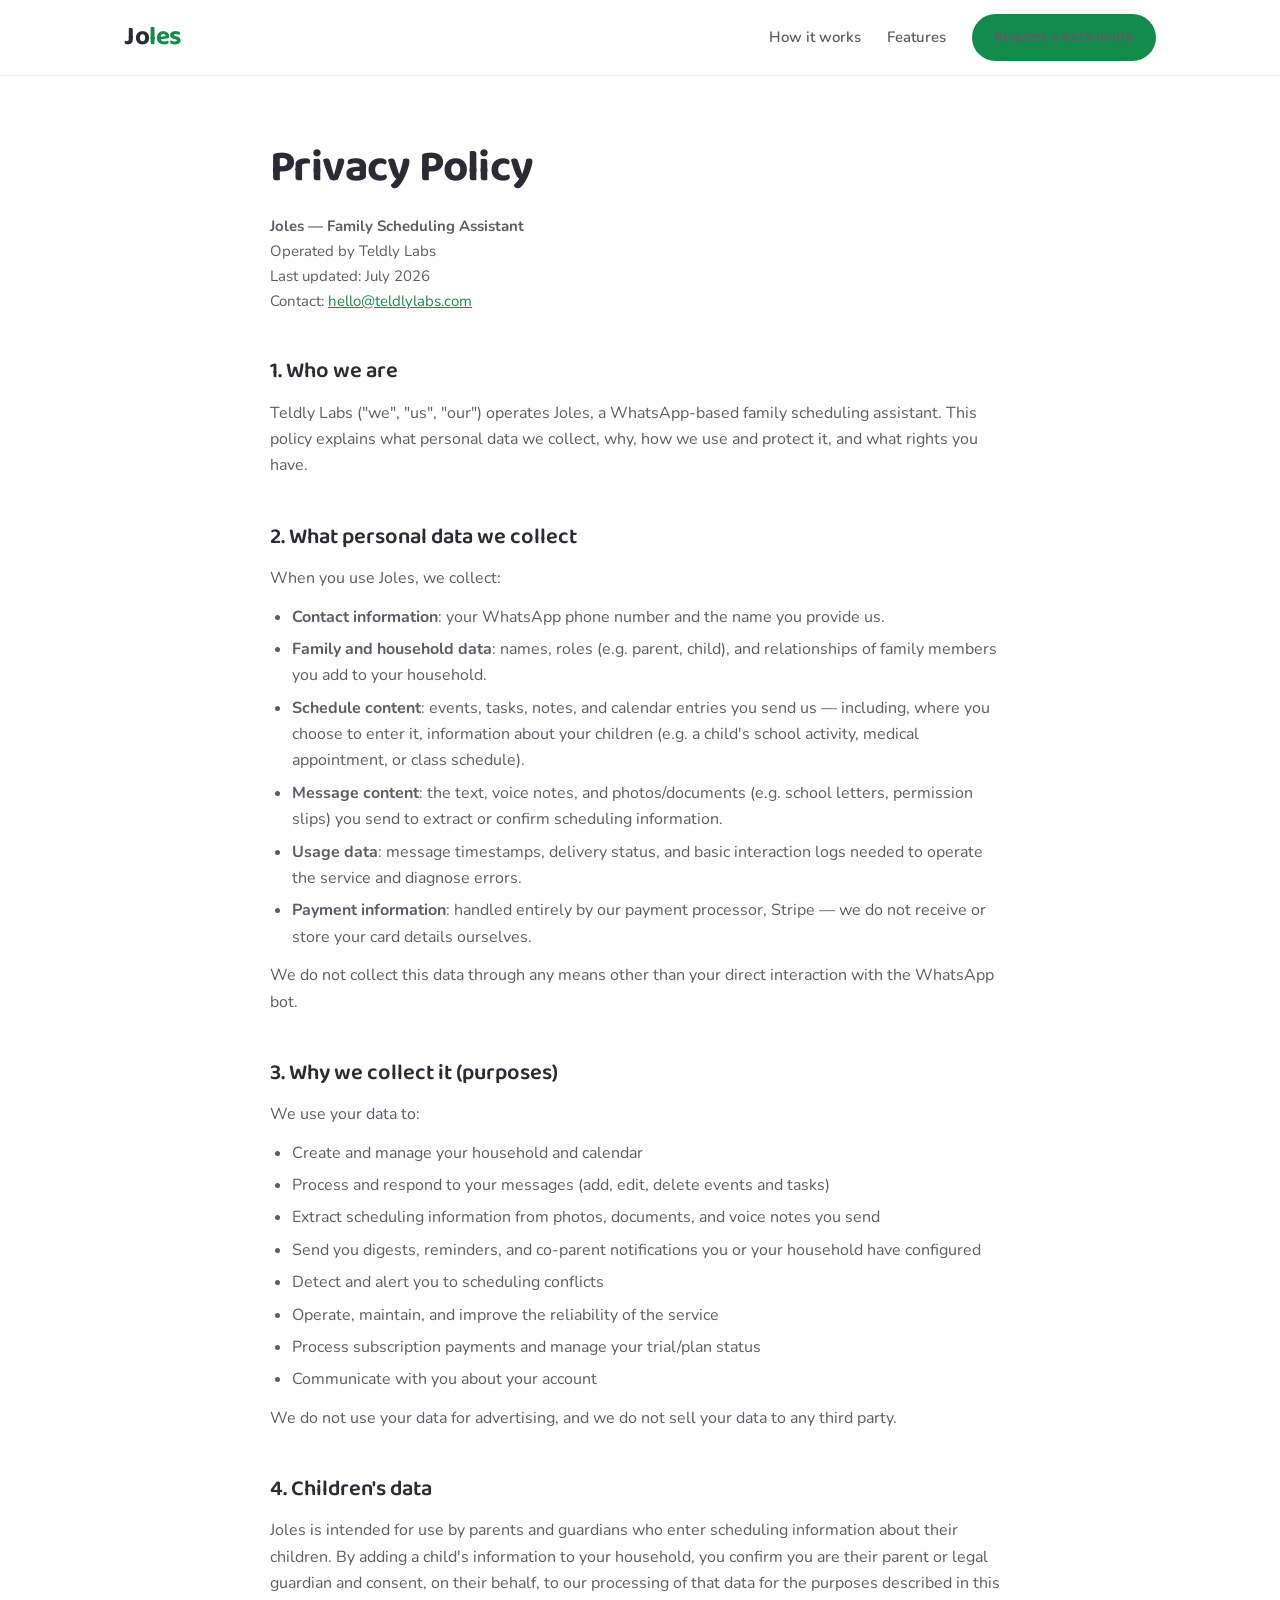
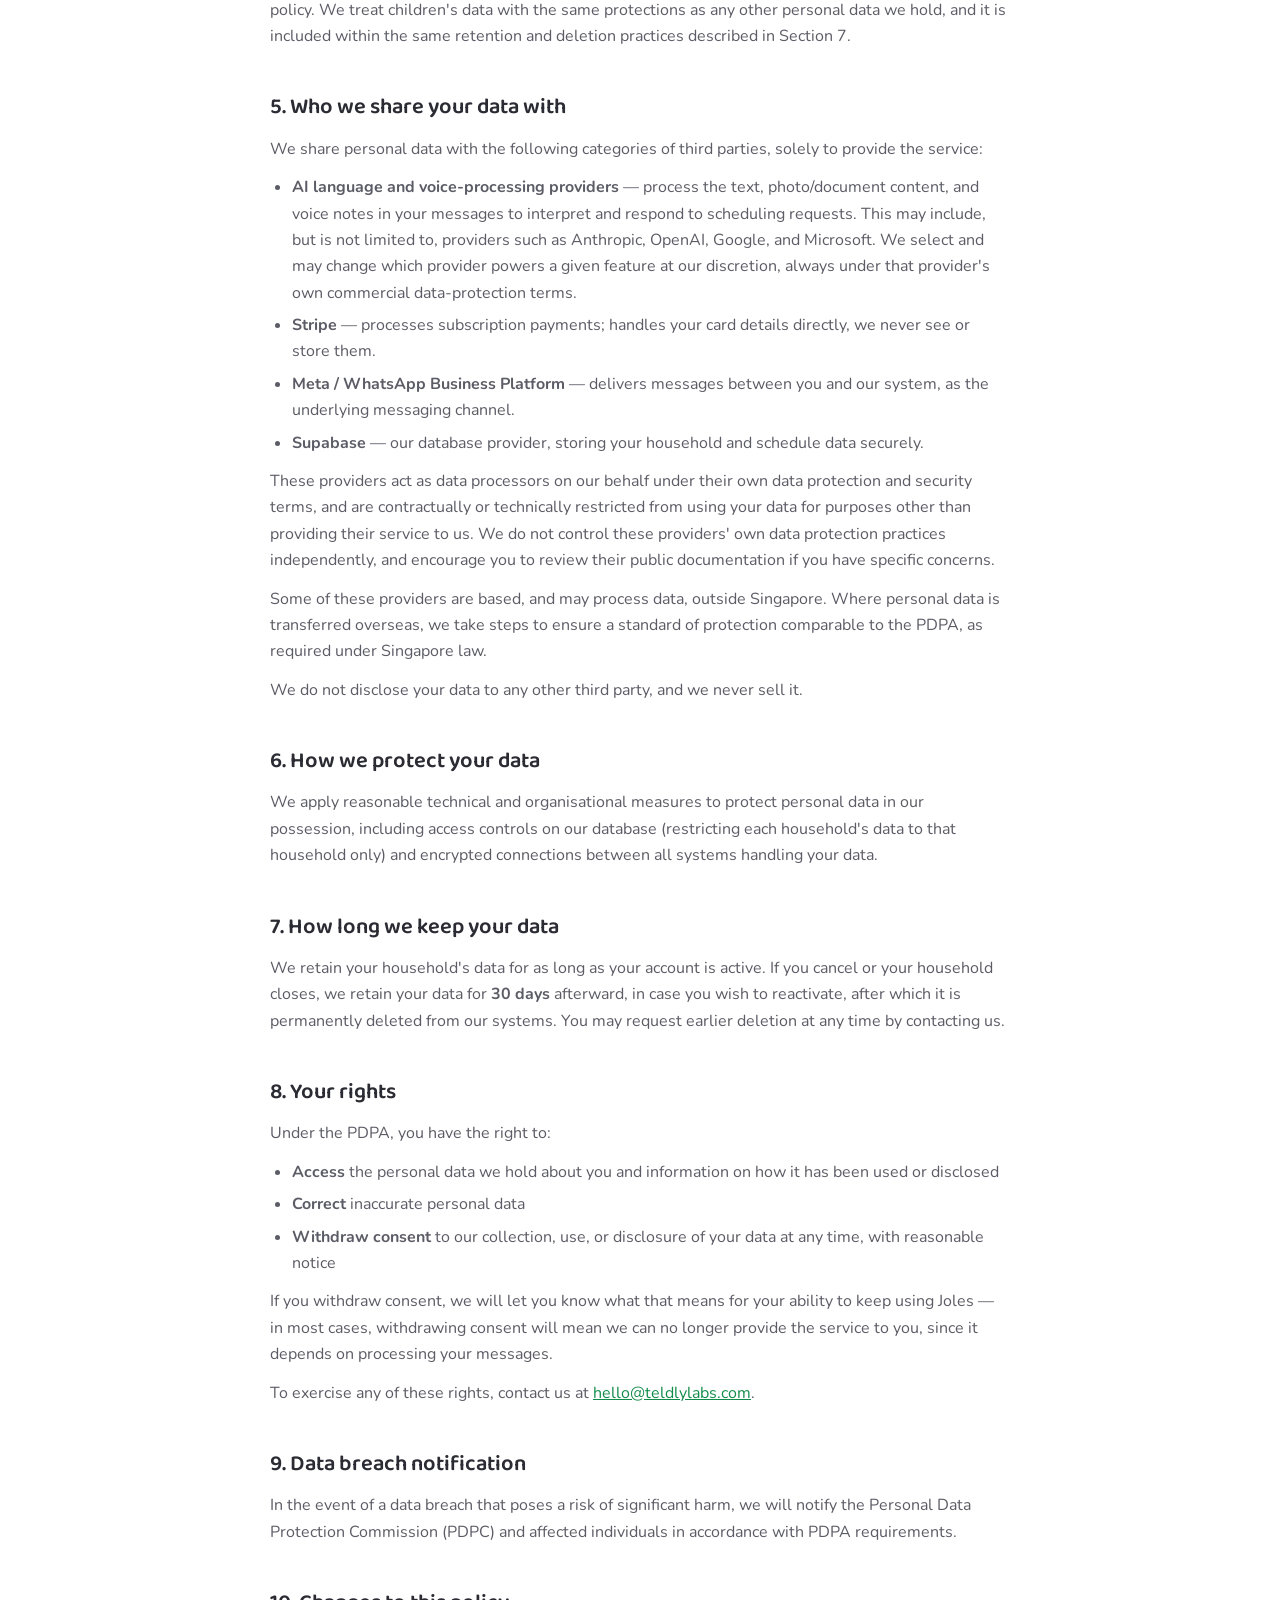
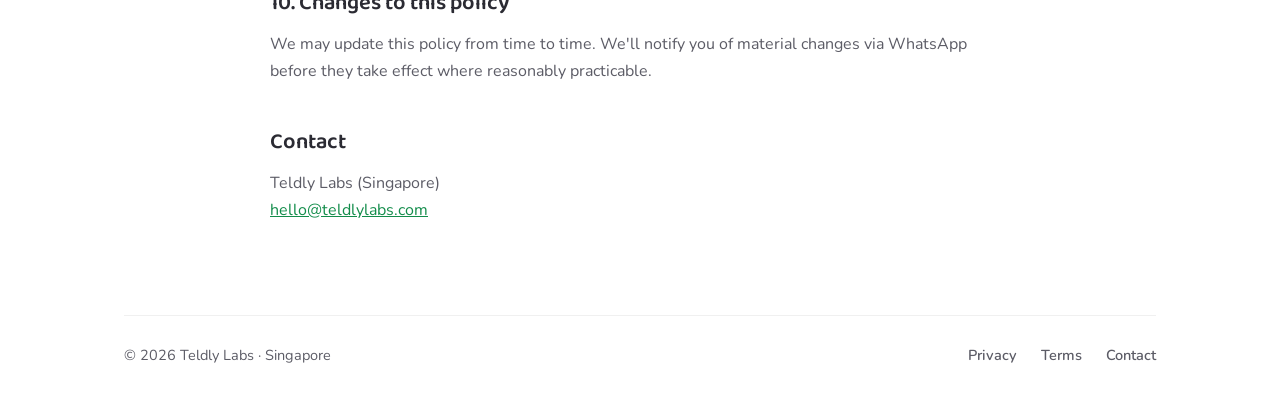
<file: privacy.html>
<!DOCTYPE html>
<html lang="en">
<head>
<meta charset="UTF-8">
<meta name="viewport" content="width=device-width, initial-scale=1.0">
<title>Privacy Policy — Joles</title>
<link rel="preconnect" href="https://fonts.googleapis.com">
<link rel="preconnect" href="https://fonts.gstatic.com" crossorigin>
<link href="https://fonts.googleapis.com/css2?family=Baloo+2:wght@500;600;700&family=Nunito:wght@400;600;700&display=swap" rel="stylesheet">
<style>
:root {
  --ink: #2b2b33; --ink-soft: #5c5c66; --white: #ffffff;
  --mint: #e3f6ea; --green: #128c4a; --green-dark: #0e6f3b;
  --display: "Baloo 2", system-ui, sans-serif;
  --body: "Nunito", system-ui, sans-serif;
}
* { margin: 0; padding: 0; box-sizing: border-box; }
body {
  font-family: var(--body); color: var(--ink); background: var(--white);
  font-size: 17px; line-height: 1.65; -webkit-font-smoothing: antialiased;
}
.wrap { max-width: 1080px; margin: 0 auto; padding: 0 24px; }
.nav {
  position: sticky; top: 0; z-index: 50;
  background: rgba(255,255,255,0.88); backdrop-filter: blur(10px);
  border-bottom: 1px solid #f0f0f0;
}
.nav-inner {
  display: flex; align-items: center; justify-content: space-between;
  padding: 14px 24px; max-width: 1080px; margin: 0 auto;
}
.logo {
  font-family: var(--display); font-weight: 700; font-size: 26px;
  color: var(--ink); text-decoration: none; letter-spacing: -0.5px;
}
.logo span { color: var(--green); }
.nav-links { display: flex; align-items: center; gap: 26px; }
.nav-links a { color: var(--ink-soft); text-decoration: none; font-weight: 600; font-size: 15px; }
.nav-links a:hover { color: var(--ink); }
.btn {
  display: inline-block; background: var(--green); color: #fff;
  font-family: var(--display); font-weight: 600; font-size: 16px;
  padding: 11px 22px; border-radius: 999px; text-decoration: none;
  transition: background 0.15s ease;
}
.btn:hover { background: var(--green-dark); }
.btn:focus-visible, a:focus-visible { outline: 3px solid #9fd8b8; outline-offset: 2px; }
@media (max-width: 640px) { .nav-links a:not(.btn) { display: none; } }
.legal { padding: 56px 0 80px; max-width: 74ch; margin: 0 auto; }
.legal h1 {
  font-family: var(--display); font-weight: 700;
  font-size: clamp(32px, 4.5vw, 44px); letter-spacing: -0.6px; margin-bottom: 10px;
}
.legal .updated { color: var(--ink-soft); font-size: 15px; margin-bottom: 40px; }
.legal h2 {
  font-family: var(--display); font-weight: 600;
  font-size: 22px; margin: 40px 0 10px;
}
.legal p, .legal li { color: var(--ink-soft); font-size: 16px; }
.legal p { margin-bottom: 12px; }
.legal ul { padding-left: 22px; margin-bottom: 12px; }
.legal li { margin-bottom: 6px; }
.legal a { color: var(--green); }
footer {
  border-top: 1px solid #f0f0f0; padding: 28px 0 40px;
  display: flex; justify-content: space-between; align-items: center;
  flex-wrap: wrap; gap: 14px; font-size: 14.5px; color: var(--ink-soft);
}
footer a { color: var(--ink-soft); text-decoration: none; margin-left: 20px; font-weight: 600; }
footer a:hover { color: var(--ink); }
</style>
</head>
<body>

<nav class="nav">
  <div class="nav-inner">
    <a class="logo" href="/">Jo<span>les</span></a>
    <div class="nav-links">
      <a href="/#how">How it works</a>
      <a href="/#features">Features</a>
      <a class="btn" href="mailto:hello@teldlylabs.com">Request a beta invite</a>
    </div>
  </div>
</nav>

<div class="wrap">
<div class="legal">
  <h1>Privacy Policy</h1>
  <p class="updated"><strong>Joles — Family Scheduling Assistant</strong><br>
  Operated by Teldly Labs<br>
  Last updated: July 2026<br>
  Contact: <a href="mailto:hello@teldlylabs.com">hello@teldlylabs.com</a></p>

  <h2>1. Who we are</h2>
  <p>Teldly Labs ("we", "us", "our") operates Joles, a WhatsApp-based family scheduling assistant. This policy explains what personal data we collect, why, how we use and protect it, and what rights you have.</p>

  <h2>2. What personal data we collect</h2>
  <p>When you use Joles, we collect:</p>
  <ul>
    <li><strong>Contact information</strong>: your WhatsApp phone number and the name you provide us.</li>
    <li><strong>Family and household data</strong>: names, roles (e.g. parent, child), and relationships of family members you add to your household.</li>
    <li><strong>Schedule content</strong>: events, tasks, notes, and calendar entries you send us — including, where you choose to enter it, information about your children (e.g. a child's school activity, medical appointment, or class schedule).</li>
    <li><strong>Message content</strong>: the text, voice notes, and photos/documents (e.g. school letters, permission slips) you send to extract or confirm scheduling information.</li>
    <li><strong>Usage data</strong>: message timestamps, delivery status, and basic interaction logs needed to operate the service and diagnose errors.</li>
    <li><strong>Payment information</strong>: handled entirely by our payment processor, Stripe — we do not receive or store your card details ourselves.</li>
  </ul>
  <p>We do not collect this data through any means other than your direct interaction with the WhatsApp bot.</p>

  <h2>3. Why we collect it (purposes)</h2>
  <p>We use your data to:</p>
  <ul>
    <li>Create and manage your household and calendar</li>
    <li>Process and respond to your messages (add, edit, delete events and tasks)</li>
    <li>Extract scheduling information from photos, documents, and voice notes you send</li>
    <li>Send you digests, reminders, and co-parent notifications you or your household have configured</li>
    <li>Detect and alert you to scheduling conflicts</li>
    <li>Operate, maintain, and improve the reliability of the service</li>
    <li>Process subscription payments and manage your trial/plan status</li>
    <li>Communicate with you about your account</li>
  </ul>
  <p>We do not use your data for advertising, and we do not sell your data to any third party.</p>

  <h2>4. Children's data</h2>
  <p>Joles is intended for use by parents and guardians who enter scheduling information about their children. By adding a child's information to your household, you confirm you are their parent or legal guardian and consent, on their behalf, to our processing of that data for the purposes described in this policy. We treat children's data with the same protections as any other personal data we hold, and it is included within the same retention and deletion practices described in Section 7.</p>

  <h2>5. Who we share your data with</h2>
  <p>We share personal data with the following categories of third parties, solely to provide the service:</p>
  <ul>
    <li><strong>AI language and voice-processing providers</strong> — process the text, photo/document content, and voice notes in your messages to interpret and respond to scheduling requests. This may include, but is not limited to, providers such as Anthropic, OpenAI, Google, and Microsoft. We select and may change which provider powers a given feature at our discretion, always under that provider's own commercial data-protection terms.</li>
    <li><strong>Stripe</strong> — processes subscription payments; handles your card details directly, we never see or store them.</li>
    <li><strong>Meta / WhatsApp Business Platform</strong> — delivers messages between you and our system, as the underlying messaging channel.</li>
    <li><strong>Supabase</strong> — our database provider, storing your household and schedule data securely.</li>
  </ul>
  <p>These providers act as data processors on our behalf under their own data protection and security terms, and are contractually or technically restricted from using your data for purposes other than providing their service to us. We do not control these providers' own data protection practices independently, and encourage you to review their public documentation if you have specific concerns.</p>
  <p>Some of these providers are based, and may process data, outside Singapore. Where personal data is transferred overseas, we take steps to ensure a standard of protection comparable to the PDPA, as required under Singapore law.</p>
  <p>We do not disclose your data to any other third party, and we never sell it.</p>

  <h2>6. How we protect your data</h2>
  <p>We apply reasonable technical and organisational measures to protect personal data in our possession, including access controls on our database (restricting each household's data to that household only) and encrypted connections between all systems handling your data.</p>

  <h2>7. How long we keep your data</h2>
  <p>We retain your household's data for as long as your account is active. If you cancel or your household closes, we retain your data for <strong>30 days</strong> afterward, in case you wish to reactivate, after which it is permanently deleted from our systems. You may request earlier deletion at any time by contacting us.</p>

  <h2>8. Your rights</h2>
  <p>Under the PDPA, you have the right to:</p>
  <ul>
    <li><strong>Access</strong> the personal data we hold about you and information on how it has been used or disclosed</li>
    <li><strong>Correct</strong> inaccurate personal data</li>
    <li><strong>Withdraw consent</strong> to our collection, use, or disclosure of your data at any time, with reasonable notice</li>
  </ul>
  <p>If you withdraw consent, we will let you know what that means for your ability to keep using Joles — in most cases, withdrawing consent will mean we can no longer provide the service to you, since it depends on processing your messages.</p>
  <p>To exercise any of these rights, contact us at <a href="mailto:hello@teldlylabs.com">hello@teldlylabs.com</a>.</p>

  <h2>9. Data breach notification</h2>
  <p>In the event of a data breach that poses a risk of significant harm, we will notify the Personal Data Protection Commission (PDPC) and affected individuals in accordance with PDPA requirements.</p>

  <h2>10. Changes to this policy</h2>
  <p>We may update this policy from time to time. We'll notify you of material changes via WhatsApp before they take effect where reasonably practicable.</p>

  <h2>Contact</h2>
  <p>Teldly Labs (Singapore)<br>
  <a href="mailto:hello@teldlylabs.com">hello@teldlylabs.com</a></p>
</div>
</div>

<div class="wrap">
  <footer>
    <div>© 2026 Teldly Labs · Singapore</div>
    <div>
      <a href="/privacy.html">Privacy</a>
      <a href="/terms.html">Terms</a>
      <a href="mailto:hello@teldlylabs.com">Contact</a>
    </div>
  </footer>
</div>

</body>
</html>
</file>
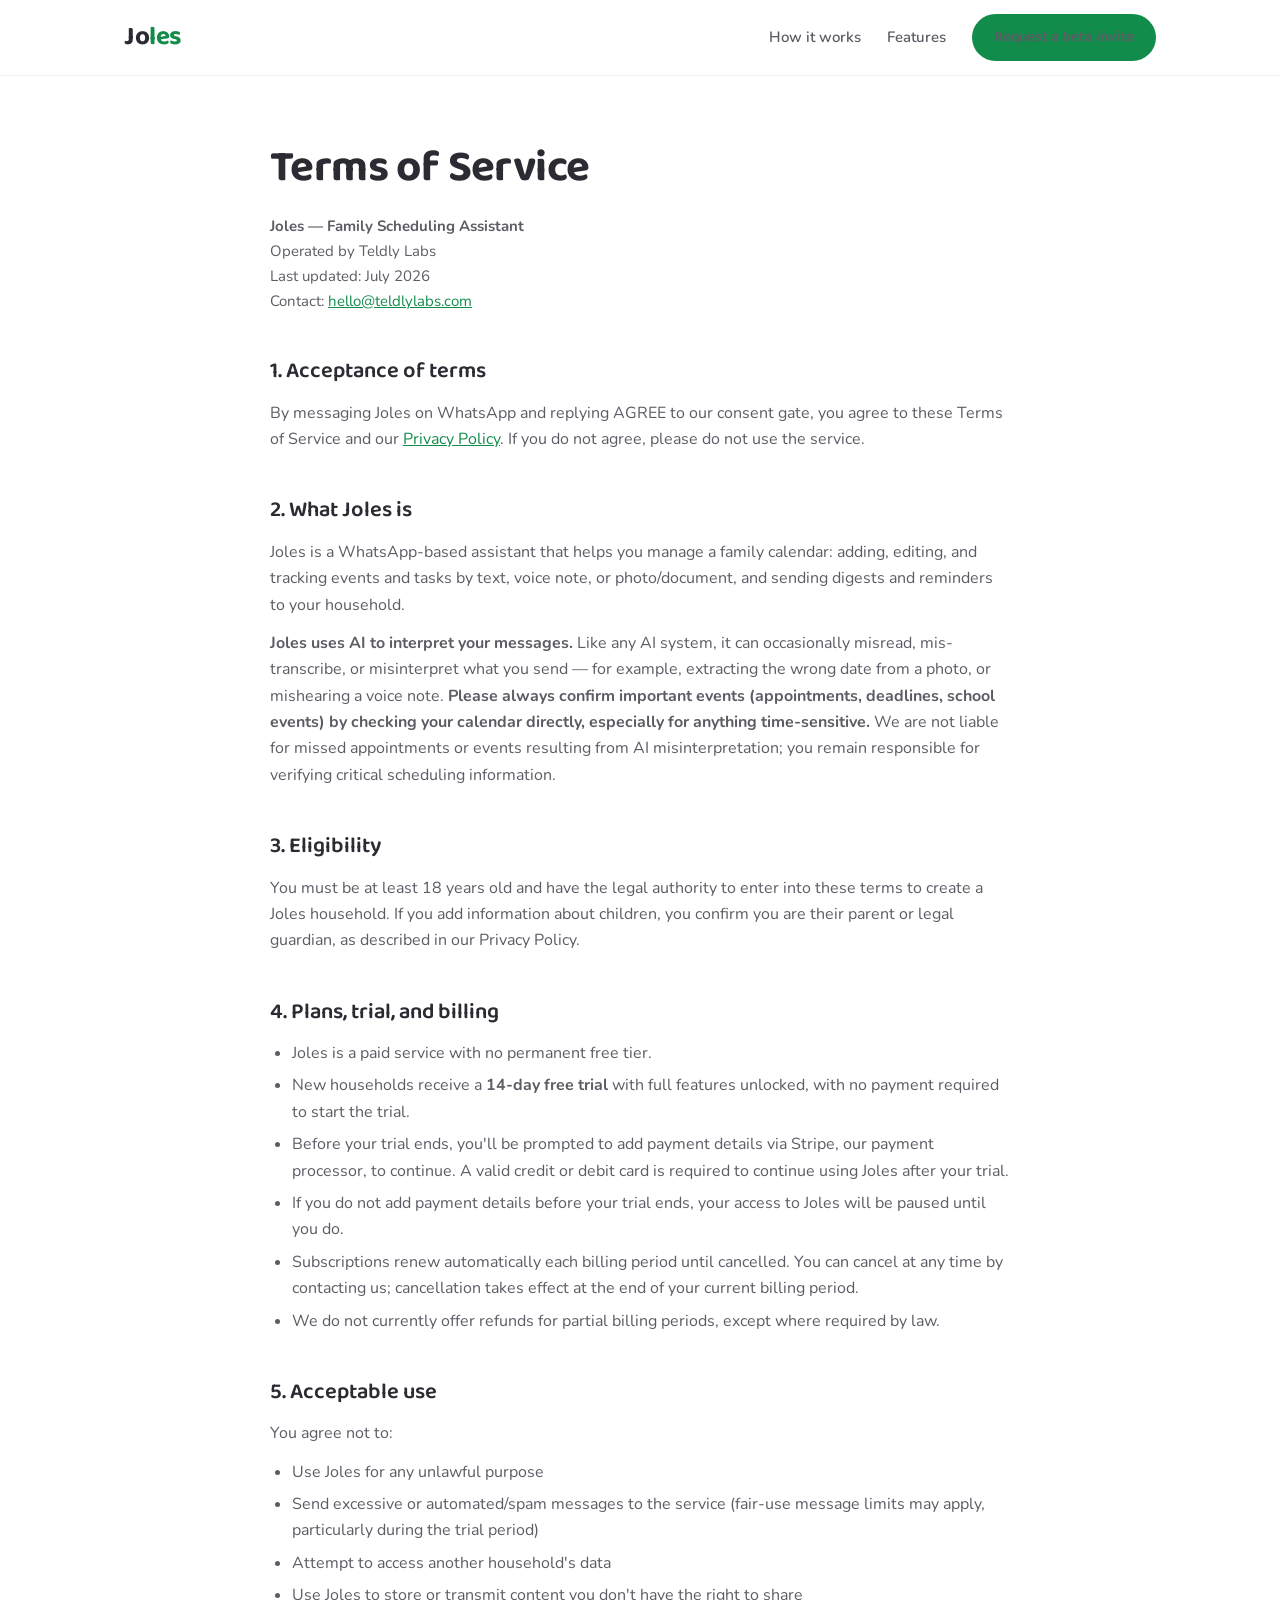
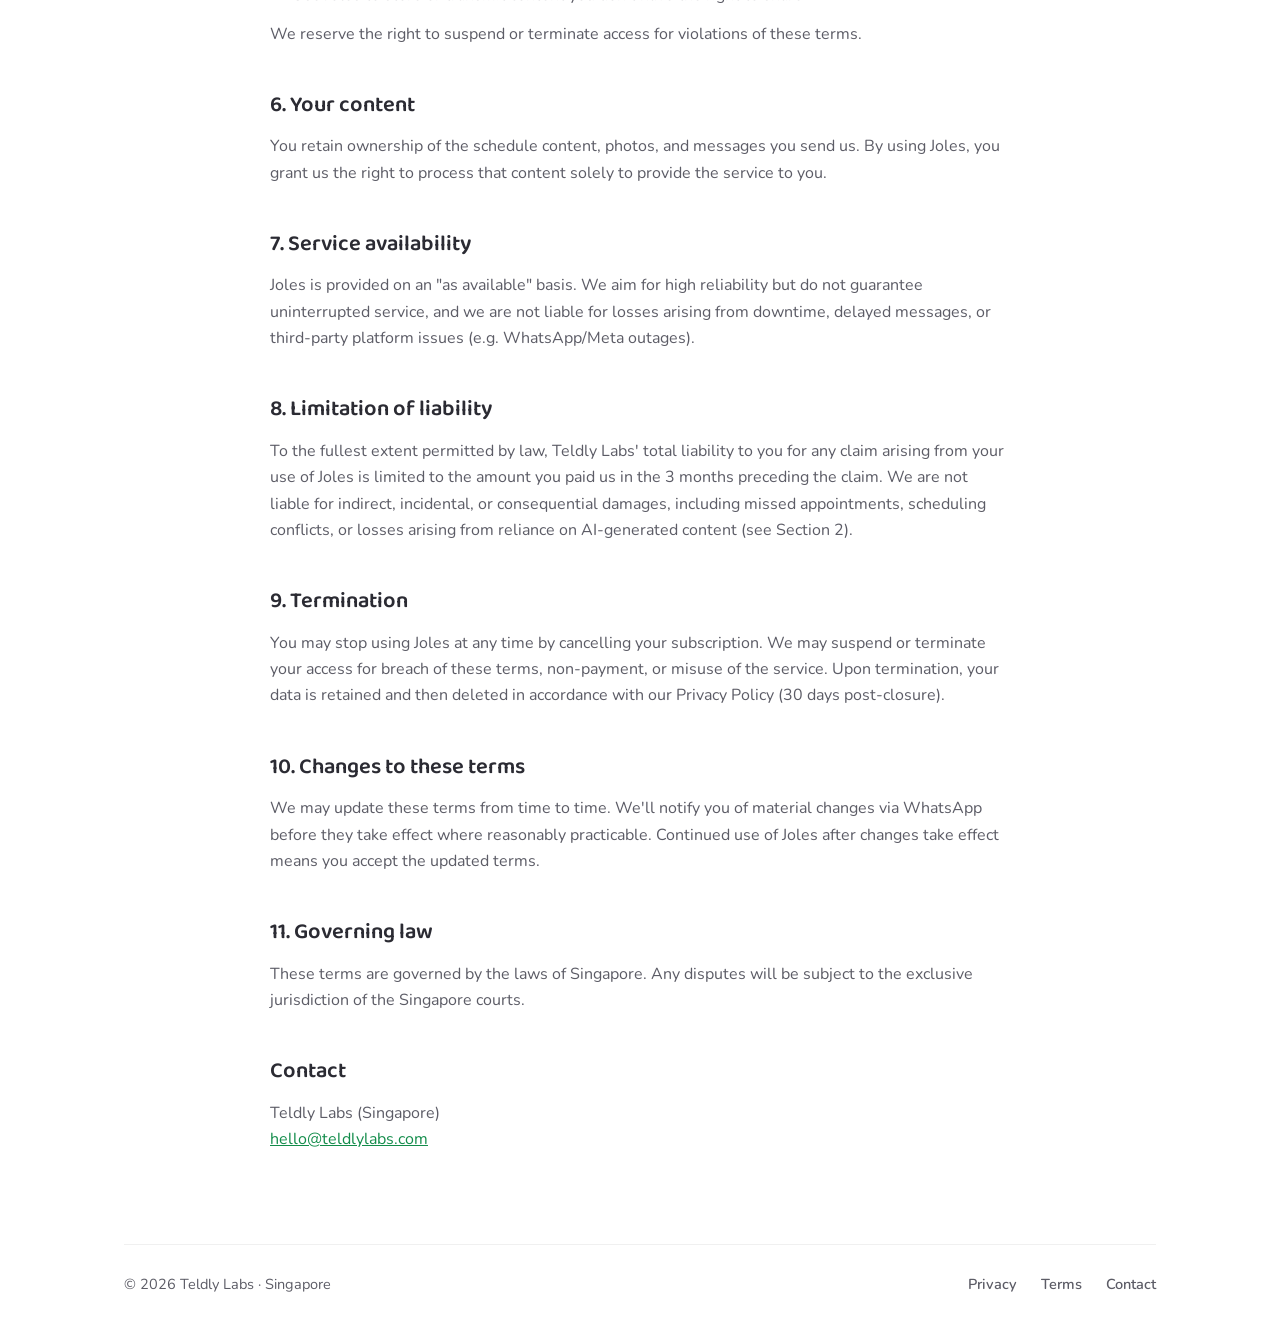
<file: terms.html>
<!DOCTYPE html>
<html lang="en">
<head>
<meta charset="UTF-8">
<meta name="viewport" content="width=device-width, initial-scale=1.0">
<title>Terms of Service — Joles</title>
<link rel="preconnect" href="https://fonts.googleapis.com">
<link rel="preconnect" href="https://fonts.gstatic.com" crossorigin>
<link href="https://fonts.googleapis.com/css2?family=Baloo+2:wght@500;600;700&family=Nunito:wght@400;600;700&display=swap" rel="stylesheet">
<style>
:root {
  --ink: #2b2b33; --ink-soft: #5c5c66; --white: #ffffff;
  --mint: #e3f6ea; --green: #128c4a; --green-dark: #0e6f3b;
  --display: "Baloo 2", system-ui, sans-serif;
  --body: "Nunito", system-ui, sans-serif;
}
* { margin: 0; padding: 0; box-sizing: border-box; }
body {
  font-family: var(--body); color: var(--ink); background: var(--white);
  font-size: 17px; line-height: 1.65; -webkit-font-smoothing: antialiased;
}
.wrap { max-width: 1080px; margin: 0 auto; padding: 0 24px; }
.nav {
  position: sticky; top: 0; z-index: 50;
  background: rgba(255,255,255,0.88); backdrop-filter: blur(10px);
  border-bottom: 1px solid #f0f0f0;
}
.nav-inner {
  display: flex; align-items: center; justify-content: space-between;
  padding: 14px 24px; max-width: 1080px; margin: 0 auto;
}
.logo {
  font-family: var(--display); font-weight: 700; font-size: 26px;
  color: var(--ink); text-decoration: none; letter-spacing: -0.5px;
}
.logo span { color: var(--green); }
.nav-links { display: flex; align-items: center; gap: 26px; }
.nav-links a { color: var(--ink-soft); text-decoration: none; font-weight: 600; font-size: 15px; }
.nav-links a:hover { color: var(--ink); }
.btn {
  display: inline-block; background: var(--green); color: #fff;
  font-family: var(--display); font-weight: 600; font-size: 16px;
  padding: 11px 22px; border-radius: 999px; text-decoration: none;
  transition: background 0.15s ease;
}
.btn:hover { background: var(--green-dark); }
.btn:focus-visible, a:focus-visible { outline: 3px solid #9fd8b8; outline-offset: 2px; }
@media (max-width: 640px) { .nav-links a:not(.btn) { display: none; } }
.legal { padding: 56px 0 80px; max-width: 74ch; margin: 0 auto; }
.legal h1 {
  font-family: var(--display); font-weight: 700;
  font-size: clamp(32px, 4.5vw, 44px); letter-spacing: -0.6px; margin-bottom: 10px;
}
.legal .updated { color: var(--ink-soft); font-size: 15px; margin-bottom: 40px; }
.legal h2 {
  font-family: var(--display); font-weight: 600;
  font-size: 22px; margin: 40px 0 10px;
}
.legal p, .legal li { color: var(--ink-soft); font-size: 16px; }
.legal p { margin-bottom: 12px; }
.legal ul { padding-left: 22px; margin-bottom: 12px; }
.legal li { margin-bottom: 6px; }
.legal a { color: var(--green); }
footer {
  border-top: 1px solid #f0f0f0; padding: 28px 0 40px;
  display: flex; justify-content: space-between; align-items: center;
  flex-wrap: wrap; gap: 14px; font-size: 14.5px; color: var(--ink-soft);
}
footer a { color: var(--ink-soft); text-decoration: none; margin-left: 20px; font-weight: 600; }
footer a:hover { color: var(--ink); }
</style>
</head>
<body>

<nav class="nav">
  <div class="nav-inner">
    <a class="logo" href="/">Jo<span>les</span></a>
    <div class="nav-links">
      <a href="/#how">How it works</a>
      <a href="/#features">Features</a>
      <a class="btn" href="mailto:hello@teldlylabs.com">Request a beta invite</a>
    </div>
  </div>
</nav>

<div class="wrap">
<div class="legal">
  <h1>Terms of Service</h1>
  <p class="updated"><strong>Joles — Family Scheduling Assistant</strong><br>
  Operated by Teldly Labs<br>
  Last updated: July 2026<br>
  Contact: <a href="mailto:hello@teldlylabs.com">hello@teldlylabs.com</a></p>

  <h2>1. Acceptance of terms</h2>
  <p>By messaging Joles on WhatsApp and replying AGREE to our consent gate, you agree to these Terms of Service and our <a href="privacy.html">Privacy Policy</a>. If you do not agree, please do not use the service.</p>

  <h2>2. What Joles is</h2>
  <p>Joles is a WhatsApp-based assistant that helps you manage a family calendar: adding, editing, and tracking events and tasks by text, voice note, or photo/document, and sending digests and reminders to your household.</p>
  <p><strong>Joles uses AI to interpret your messages.</strong> Like any AI system, it can occasionally misread, mis-transcribe, or misinterpret what you send — for example, extracting the wrong date from a photo, or mishearing a voice note. <strong>Please always confirm important events (appointments, deadlines, school events) by checking your calendar directly, especially for anything time-sensitive.</strong> We are not liable for missed appointments or events resulting from AI misinterpretation; you remain responsible for verifying critical scheduling information.</p>

  <h2>3. Eligibility</h2>
  <p>You must be at least 18 years old and have the legal authority to enter into these terms to create a Joles household. If you add information about children, you confirm you are their parent or legal guardian, as described in our Privacy Policy.</p>

  <h2>4. Plans, trial, and billing</h2>
  <ul>
    <li>Joles is a paid service with no permanent free tier.</li>
    <li>New households receive a <strong>14-day free trial</strong> with full features unlocked, with no payment required to start the trial.</li>
    <li>Before your trial ends, you'll be prompted to add payment details via Stripe, our payment processor, to continue. A valid credit or debit card is required to continue using Joles after your trial.</li>
    <li>If you do not add payment details before your trial ends, your access to Joles will be paused until you do.</li>
    <li>Subscriptions renew automatically each billing period until cancelled. You can cancel at any time by contacting us; cancellation takes effect at the end of your current billing period.</li>
    <li>We do not currently offer refunds for partial billing periods, except where required by law.</li>
  </ul>

  <h2>5. Acceptable use</h2>
  <p>You agree not to:</p>
  <ul>
    <li>Use Joles for any unlawful purpose</li>
    <li>Send excessive or automated/spam messages to the service (fair-use message limits may apply, particularly during the trial period)</li>
    <li>Attempt to access another household's data</li>
    <li>Use Joles to store or transmit content you don't have the right to share</li>
  </ul>
  <p>We reserve the right to suspend or terminate access for violations of these terms.</p>

  <h2>6. Your content</h2>
  <p>You retain ownership of the schedule content, photos, and messages you send us. By using Joles, you grant us the right to process that content solely to provide the service to you.</p>

  <h2>7. Service availability</h2>
  <p>Joles is provided on an "as available" basis. We aim for high reliability but do not guarantee uninterrupted service, and we are not liable for losses arising from downtime, delayed messages, or third-party platform issues (e.g. WhatsApp/Meta outages).</p>

  <h2>8. Limitation of liability</h2>
  <p>To the fullest extent permitted by law, Teldly Labs' total liability to you for any claim arising from your use of Joles is limited to the amount you paid us in the 3 months preceding the claim. We are not liable for indirect, incidental, or consequential damages, including missed appointments, scheduling conflicts, or losses arising from reliance on AI-generated content (see Section 2).</p>

  <h2>9. Termination</h2>
  <p>You may stop using Joles at any time by cancelling your subscription. We may suspend or terminate your access for breach of these terms, non-payment, or misuse of the service. Upon termination, your data is retained and then deleted in accordance with our Privacy Policy (30 days post-closure).</p>

  <h2>10. Changes to these terms</h2>
  <p>We may update these terms from time to time. We'll notify you of material changes via WhatsApp before they take effect where reasonably practicable. Continued use of Joles after changes take effect means you accept the updated terms.</p>

  <h2>11. Governing law</h2>
  <p>These terms are governed by the laws of Singapore. Any disputes will be subject to the exclusive jurisdiction of the Singapore courts.</p>

  <h2>Contact</h2>
  <p>Teldly Labs (Singapore)<br>
  <a href="mailto:hello@teldlylabs.com">hello@teldlylabs.com</a></p>
</div>
</div>

<div class="wrap">
  <footer>
    <div>© 2026 Teldly Labs · Singapore</div>
    <div>
      <a href="/privacy.html">Privacy</a>
      <a href="/terms.html">Terms</a>
      <a href="mailto:hello@teldlylabs.com">Contact</a>
    </div>
  </footer>
</div>

</body>
</html>
</file>
